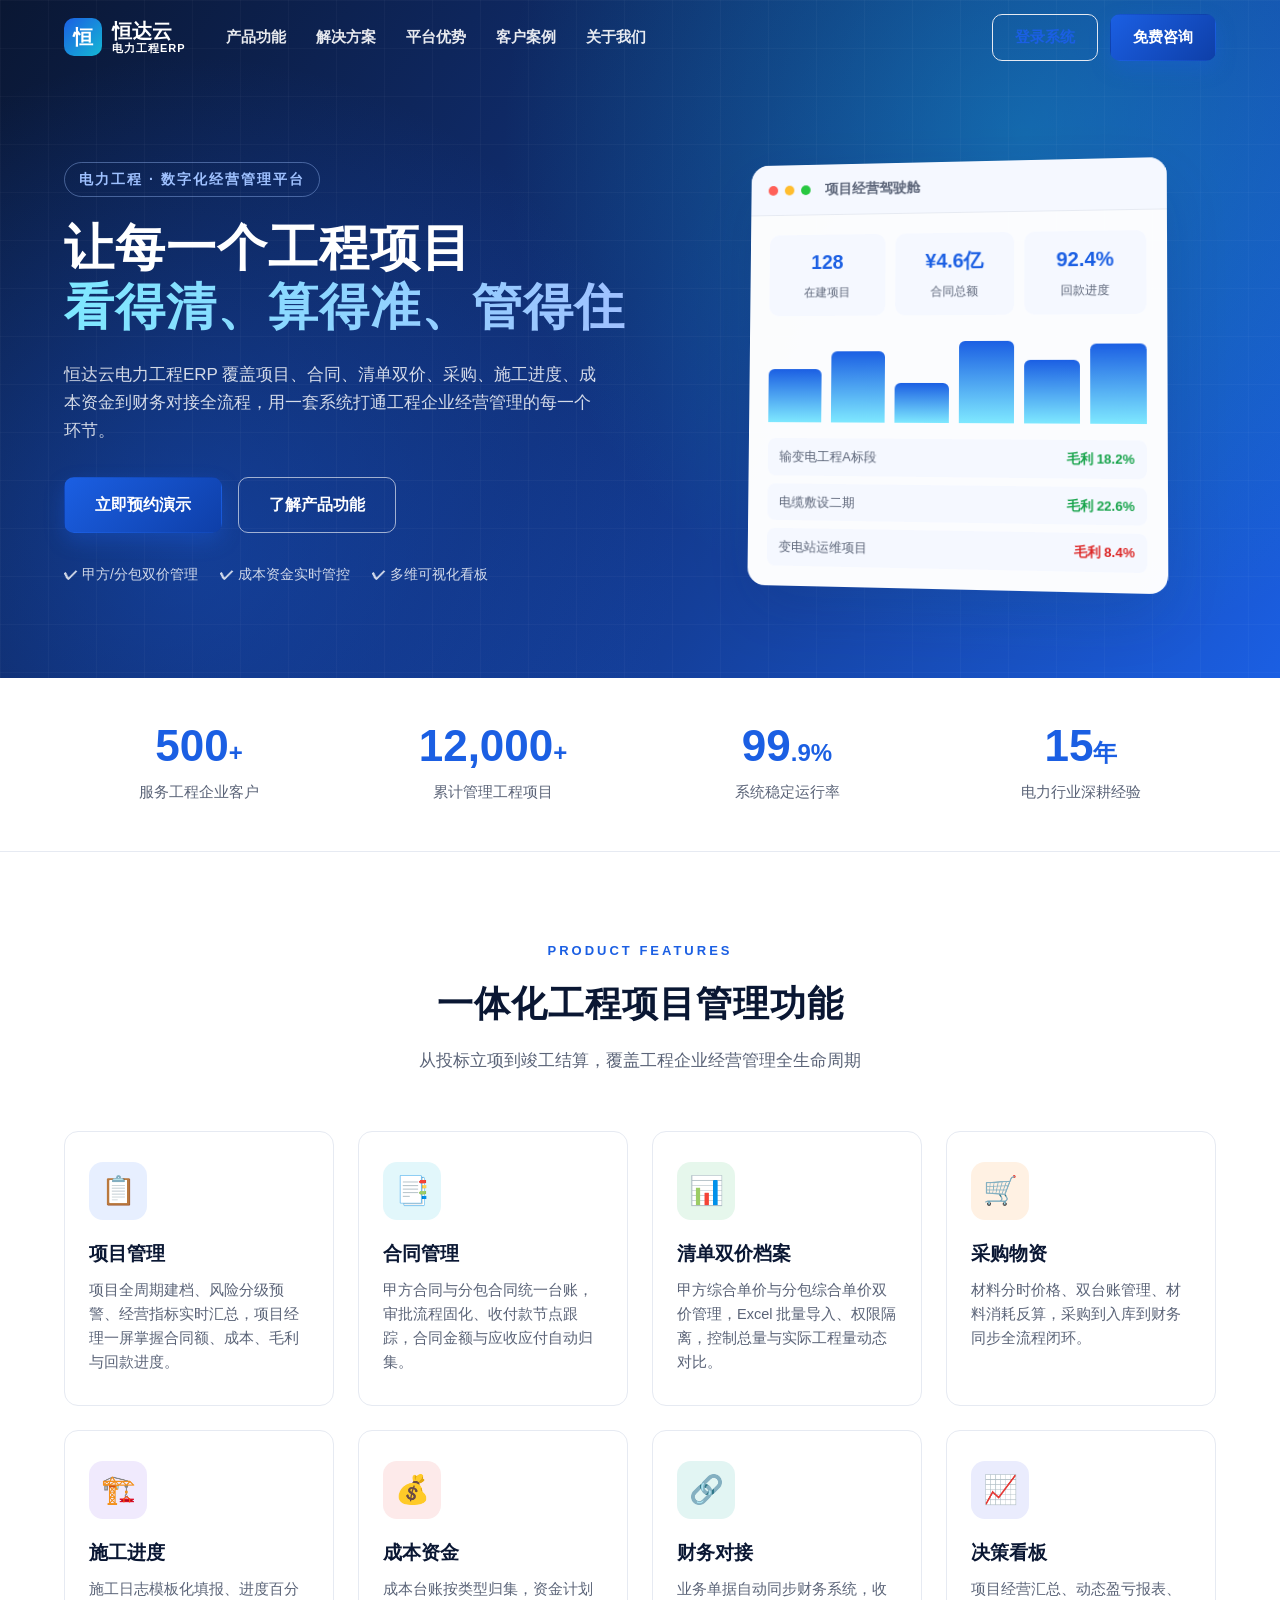
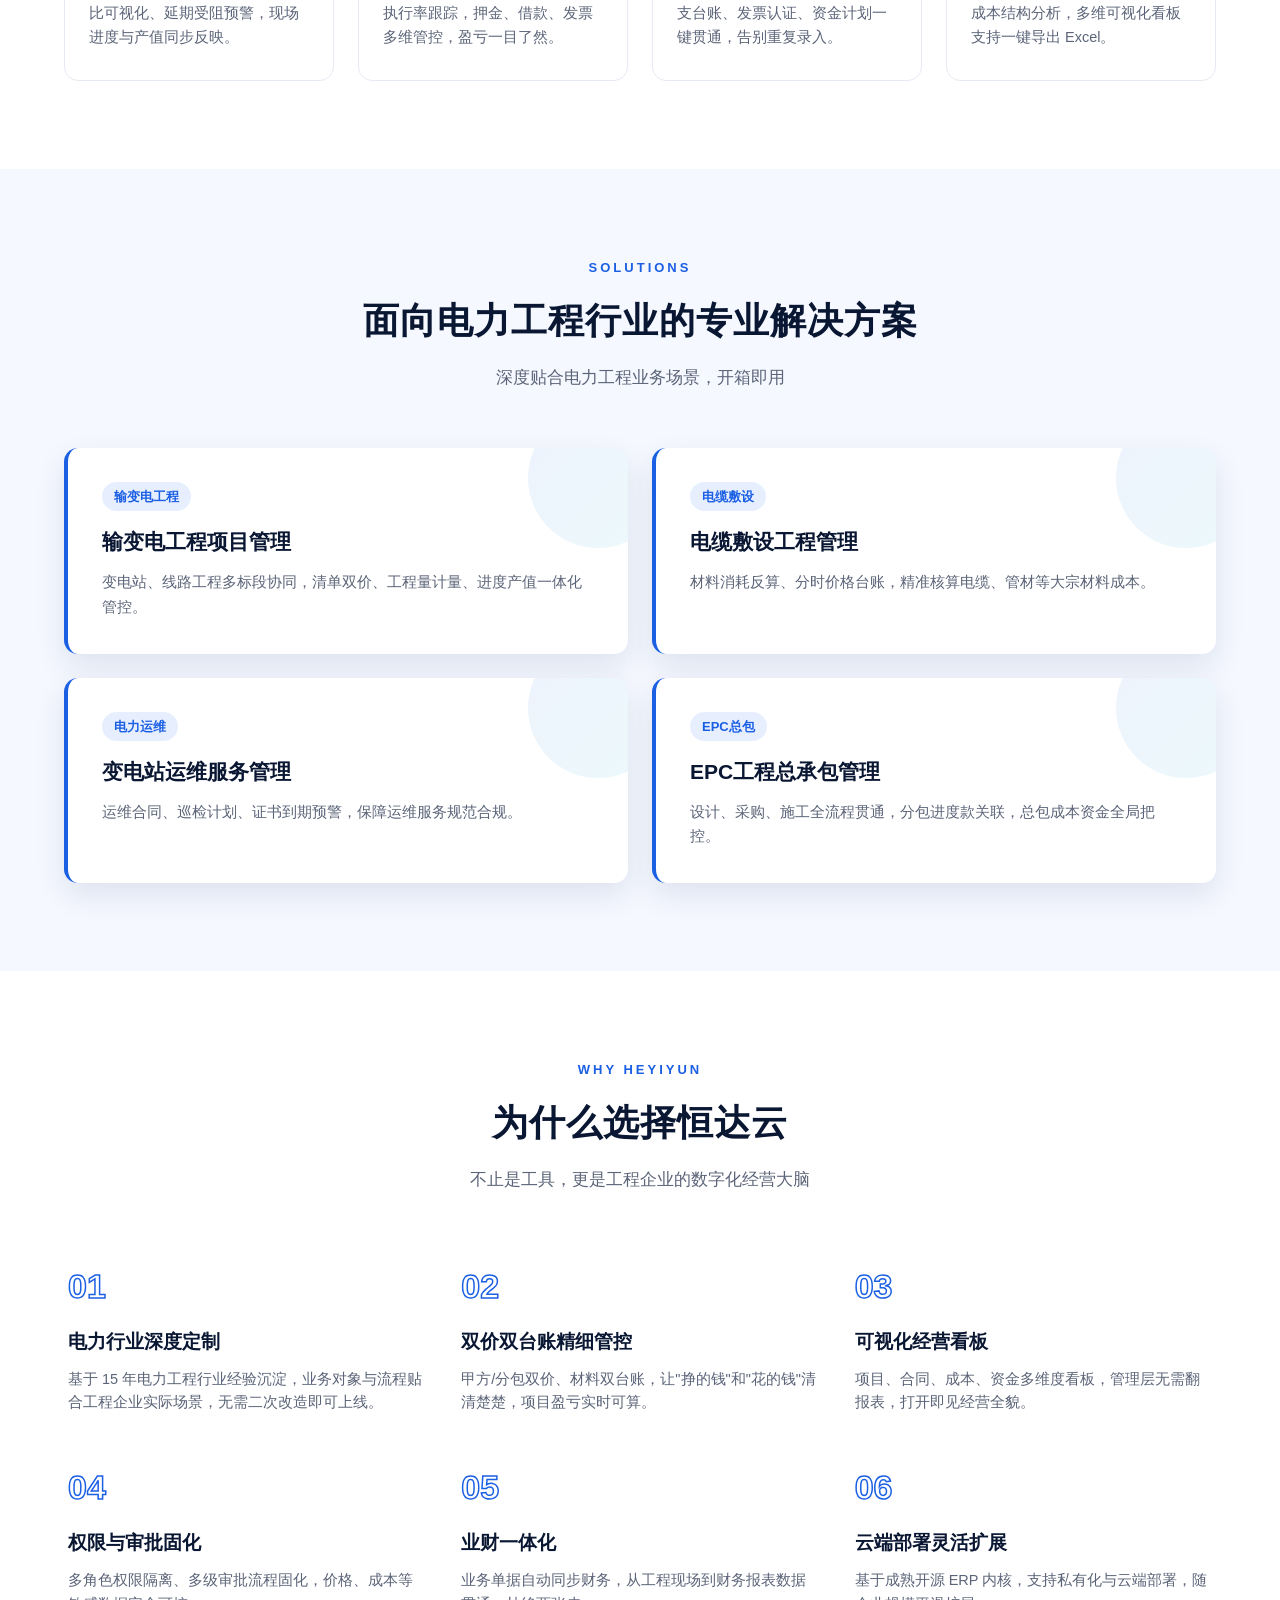
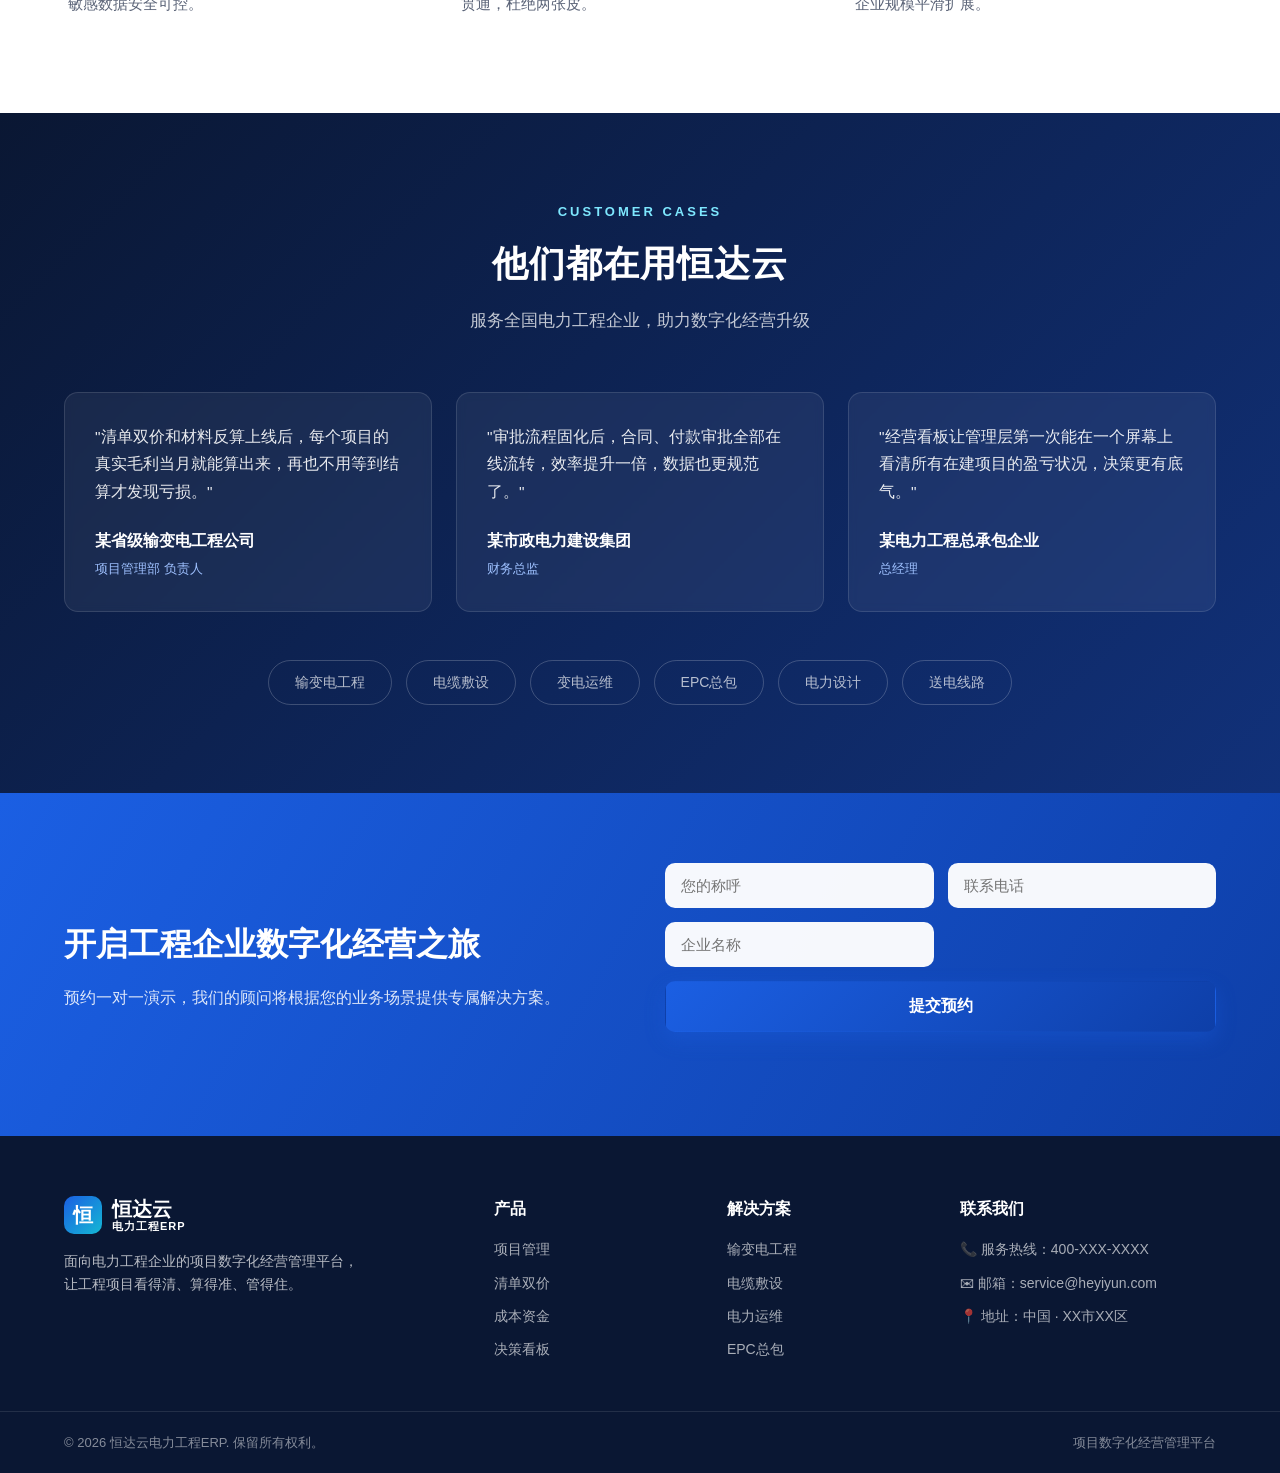
<file: index.html>
<!DOCTYPE html>
<html lang="zh-CN">
<head>
    <meta charset="UTF-8">
    <meta name="viewport" content="width=device-width, initial-scale=1.0">
    <title>恒达云 · 电力工程项目管理软件 | 工程项目数字化经营管理平台</title>
    <meta name="description" content="恒达云电力工程ERP —— 面向电力工程、输变电、电缆敷设、运维企业的项目数字化经营管理平台，覆盖项目、合同、清单双价、采购、施工进度、成本资金与财务一体化管理。">
    <link rel="stylesheet" href="css/style.css">
    <link rel="manifest" href="manifest.webmanifest">
    <meta name="theme-color" content="#1b5fe3">
    <link rel="icon" type="image/png" sizes="32x32" href="icons/favicon-32.png">
    <link rel="icon" type="image/png" sizes="16x16" href="icons/favicon-16.png">
    <link rel="apple-touch-icon" href="icons/apple-touch-icon.png">
    <meta name="apple-mobile-web-app-capable" content="yes">
    <meta name="apple-mobile-web-app-status-bar-style" content="black-translucent">
    <meta name="apple-mobile-web-app-title" content="恒达云">
    <script>if('serviceWorker' in navigator){window.addEventListener('load',function(){navigator.serviceWorker.register('sw.js').catch(function(){});});}</script>
</head>
<body>

    <!-- ===== 顶部导航 ===== -->
    <header class="site-header" id="siteHeader">
        <div class="container nav-wrap">
            <a href="#top" class="brand">
                <span class="brand-logo">恒</span>
                <span class="brand-text">恒达云 <small>电力工程ERP</small></span>
            </a>
            <nav class="main-nav" id="mainNav">
                <a href="#products">产品功能</a>
                <a href="#solutions">解决方案</a>
                <a href="#advantage">平台优势</a>
                <a href="#cases">客户案例</a>
                <a href="#about">关于我们</a>
            </nav>
            <div class="nav-actions">
                <a href="erp/login.html" class="btn btn-ghost">登录系统</a>
                <a href="#contact" class="btn btn-primary">免费咨询</a>
            </div>
            <button class="nav-toggle" id="navToggle" aria-label="菜单">☰</button>
        </div>
    </header>

    <!-- ===== 首屏 Banner ===== -->
    <section class="hero" id="top">
        <div class="hero-bg"></div>
        <div class="container hero-inner">
            <div class="hero-text">
                <p class="hero-eyebrow">电力工程 · 数字化经营管理平台</p>
                <h1 class="hero-title">让每一个工程项目<br><span>看得清、算得准、管得住</span></h1>
                <p class="hero-desc">恒达云电力工程ERP 覆盖项目、合同、清单双价、采购、施工进度、成本资金到财务对接全流程，用一套系统打通工程企业经营管理的每一个环节。</p>
                <div class="hero-btns">
                    <a href="#contact" class="btn btn-primary btn-lg">立即预约演示</a>
                    <a href="#products" class="btn btn-outline btn-lg">了解产品功能</a>
                </div>
                <div class="hero-tags">
                    <span>✔ 甲方/分包双价管理</span>
                    <span>✔ 成本资金实时管控</span>
                    <span>✔ 多维可视化看板</span>
                </div>
            </div>
            <div class="hero-visual">
                <div class="hero-card">
                    <div class="hc-head">
                        <span class="hc-dot"></span><span class="hc-dot"></span><span class="hc-dot"></span>
                        <span class="hc-title">项目经营驾驶舱</span>
                    </div>
                    <div class="hc-body">
                        <div class="hc-stat">
                            <div><b>128</b><i>在建项目</i></div>
                            <div><b>¥4.6亿</b><i>合同总额</i></div>
                            <div><b>92.4%</b><i>回款进度</i></div>
                        </div>
                        <div class="hc-bars">
                            <div class="hc-bar"><span style="height:60%"></span><span style="height:80%"></span><span style="height:45%"></span><span style="height:92%"></span><span style="height:70%"></span><span style="height:88%"></span></div>
                        </div>
                        <div class="hc-rows">
                            <div class="hc-row"><i>输变电工程A标段</i><b class="up">毛利 18.2%</b></div>
                            <div class="hc-row"><i>电缆敷设二期</i><b class="up">毛利 22.6%</b></div>
                            <div class="hc-row"><i>变电站运维项目</i><b class="down">毛利 8.4%</b></div>
                        </div>
                    </div>
                </div>
            </div>
        </div>
    </section>

    <!-- ===== 数据成就 ===== -->
    <section class="stats">
        <div class="container stats-grid">
            <div class="stat-item"><b data-count="500">0</b><span>+</span><p>服务工程企业客户</p></div>
            <div class="stat-item"><b data-count="12000">0</b><span>+</span><p>累计管理工程项目</p></div>
            <div class="stat-item"><b data-count="99">0</b><span>.9%</span><p>系统稳定运行率</p></div>
            <div class="stat-item"><b data-count="15">0</b><span>年</span><p>电力行业深耕经验</p></div>
        </div>
    </section>

    <!-- ===== 产品功能 ===== -->
    <section class="section" id="products">
        <div class="container">
            <div class="section-head">
                <p class="eyebrow">PRODUCT FEATURES</p>
                <h2>一体化工程项目管理功能</h2>
                <p class="lead">从投标立项到竣工结算，覆盖工程企业经营管理全生命周期</p>
            </div>
            <div class="feature-grid">
                <div class="feature-card">
                    <div class="fc-icon ic-blue">📋</div>
                    <h3>项目管理</h3>
                    <p>项目全周期建档、风险分级预警、经营指标实时汇总，项目经理一屏掌握合同额、成本、毛利与回款进度。</p>
                </div>
                <div class="feature-card">
                    <div class="fc-icon ic-cyan">📑</div>
                    <h3>合同管理</h3>
                    <p>甲方合同与分包合同统一台账，审批流程固化、收付款节点跟踪，合同金额与应收应付自动归集。</p>
                </div>
                <div class="feature-card">
                    <div class="fc-icon ic-green">📊</div>
                    <h3>清单双价档案</h3>
                    <p>甲方综合单价与分包综合单价双价管理，Excel 批量导入、权限隔离，控制总量与实际工程量动态对比。</p>
                </div>
                <div class="feature-card">
                    <div class="fc-icon ic-orange">🛒</div>
                    <h3>采购物资</h3>
                    <p>材料分时价格、双台账管理、材料消耗反算，采购到入库到财务同步全流程闭环。</p>
                </div>
                <div class="feature-card">
                    <div class="fc-icon ic-purple">🏗️</div>
                    <h3>施工进度</h3>
                    <p>施工日志模板化填报、进度百分比可视化、延期受阻预警，现场进度与产值同步反映。</p>
                </div>
                <div class="feature-card">
                    <div class="fc-icon ic-red">💰</div>
                    <h3>成本资金</h3>
                    <p>成本台账按类型归集，资金计划执行率跟踪，押金、借款、发票多维管控，盈亏一目了然。</p>
                </div>
                <div class="feature-card">
                    <div class="fc-icon ic-teal">🔗</div>
                    <h3>财务对接</h3>
                    <p>业务单据自动同步财务系统，收支台账、发票认证、资金计划一键贯通，告别重复录入。</p>
                </div>
                <div class="feature-card">
                    <div class="fc-icon ic-indigo">📈</div>
                    <h3>决策看板</h3>
                    <p>项目经营汇总、动态盈亏报表、成本结构分析，多维可视化看板支持一键导出 Excel。</p>
                </div>
            </div>
        </div>
    </section>

    <!-- ===== 解决方案 ===== -->
    <section class="section section-alt" id="solutions">
        <div class="container">
            <div class="section-head">
                <p class="eyebrow">SOLUTIONS</p>
                <h2>面向电力工程行业的专业解决方案</h2>
                <p class="lead">深度贴合电力工程业务场景，开箱即用</p>
            </div>
            <div class="solution-grid">
                <div class="solution-card">
                    <div class="sc-tag">输变电工程</div>
                    <h3>输变电工程项目管理</h3>
                    <p>变电站、线路工程多标段协同，清单双价、工程量计量、进度产值一体化管控。</p>
                </div>
                <div class="solution-card">
                    <div class="sc-tag">电缆敷设</div>
                    <h3>电缆敷设工程管理</h3>
                    <p>材料消耗反算、分时价格台账，精准核算电缆、管材等大宗材料成本。</p>
                </div>
                <div class="solution-card">
                    <div class="sc-tag">电力运维</div>
                    <h3>变电站运维服务管理</h3>
                    <p>运维合同、巡检计划、证书到期预警，保障运维服务规范合规。</p>
                </div>
                <div class="solution-card">
                    <div class="sc-tag">EPC总包</div>
                    <h3>EPC工程总承包管理</h3>
                    <p>设计、采购、施工全流程贯通，分包进度款关联，总包成本资金全局把控。</p>
                </div>
            </div>
        </div>
    </section>

    <!-- ===== 平台优势 ===== -->
    <section class="section" id="advantage">
        <div class="container">
            <div class="section-head">
                <p class="eyebrow">WHY HEYIYUN</p>
                <h2>为什么选择恒达云</h2>
                <p class="lead">不止是工具，更是工程企业的数字化经营大脑</p>
            </div>
            <div class="advantage-grid">
                <div class="adv-item">
                    <div class="adv-num">01</div>
                    <h3>电力行业深度定制</h3>
                    <p>基于 15 年电力工程行业经验沉淀，业务对象与流程贴合工程企业实际场景，无需二次改造即可上线。</p>
                </div>
                <div class="adv-item">
                    <div class="adv-num">02</div>
                    <h3>双价双台账精细管控</h3>
                    <p>甲方/分包双价、材料双台账，让"挣的钱"和"花的钱"清清楚楚，项目盈亏实时可算。</p>
                </div>
                <div class="adv-item">
                    <div class="adv-num">03</div>
                    <h3>可视化经营看板</h3>
                    <p>项目、合同、成本、资金多维度看板，管理层无需翻报表，打开即见经营全貌。</p>
                </div>
                <div class="adv-item">
                    <div class="adv-num">04</div>
                    <h3>权限与审批固化</h3>
                    <p>多角色权限隔离、多级审批流程固化，价格、成本等敏感数据安全可控。</p>
                </div>
                <div class="adv-item">
                    <div class="adv-num">05</div>
                    <h3>业财一体化</h3>
                    <p>业务单据自动同步财务，从工程现场到财务报表数据贯通，杜绝两张皮。</p>
                </div>
                <div class="adv-item">
                    <div class="adv-num">06</div>
                    <h3>云端部署灵活扩展</h3>
                    <p>基于成熟开源 ERP 内核，支持私有化与云端部署，随企业规模平滑扩展。</p>
                </div>
            </div>
        </div>
    </section>

    <!-- ===== 客户案例 ===== -->
    <section class="section section-dark" id="cases">
        <div class="container">
            <div class="section-head light">
                <p class="eyebrow">CUSTOMER CASES</p>
                <h2>他们都在用恒达云</h2>
                <p class="lead">服务全国电力工程企业，助力数字化经营升级</p>
            </div>
            <div class="case-grid">
                <div class="case-card">
                    <p class="case-quote">"清单双价和材料反算上线后，每个项目的真实毛利当月就能算出来，再也不用等到结算才发现亏损。"</p>
                    <div class="case-author"><b>某省级输变电工程公司</b><span>项目管理部 负责人</span></div>
                </div>
                <div class="case-card">
                    <p class="case-quote">"审批流程固化后，合同、付款审批全部在线流转，效率提升一倍，数据也更规范了。"</p>
                    <div class="case-author"><b>某市政电力建设集团</b><span>财务总监</span></div>
                </div>
                <div class="case-card">
                    <p class="case-quote">"经营看板让管理层第一次能在一个屏幕上看清所有在建项目的盈亏状况，决策更有底气。"</p>
                    <div class="case-author"><b>某电力工程总承包企业</b><span>总经理</span></div>
                </div>
            </div>
            <div class="logo-wall">
                <span>输变电工程</span><span>电缆敷设</span><span>变电运维</span><span>EPC总包</span><span>电力设计</span><span>送电线路</span>
            </div>
        </div>
    </section>

    <!-- ===== 行动召唤 / 联系 ===== -->
    <section class="cta" id="contact">
        <div class="container cta-inner">
            <div class="cta-text">
                <h2>开启工程企业数字化经营之旅</h2>
                <p>预约一对一演示，我们的顾问将根据您的业务场景提供专属解决方案。</p>
            </div>
            <form class="cta-form" onsubmit="return handleContact(event)">
                <input type="text" name="name" placeholder="您的称呼" required>
                <input type="tel" name="phone" placeholder="联系电话" required>
                <input type="text" name="company" placeholder="企业名称">
                <button type="submit" class="btn btn-primary btn-lg">提交预约</button>
                <p class="form-tip" id="formTip"></p>
            </form>
        </div>
    </section>

    <!-- ===== 页脚 ===== -->
    <footer class="site-footer" id="about">
        <div class="container footer-grid">
            <div class="footer-brand">
                <a href="#top" class="brand">
                    <span class="brand-logo">恒</span>
                    <span class="brand-text">恒达云 <small>电力工程ERP</small></span>
                </a>
                <p>面向电力工程企业的项目数字化经营管理平台，让工程项目看得清、算得准、管得住。</p>
            </div>
            <div class="footer-col">
                <h4>产品</h4>
                <a href="#products">项目管理</a>
                <a href="#products">清单双价</a>
                <a href="#products">成本资金</a>
                <a href="#products">决策看板</a>
            </div>
            <div class="footer-col">
                <h4>解决方案</h4>
                <a href="#solutions">输变电工程</a>
                <a href="#solutions">电缆敷设</a>
                <a href="#solutions">电力运维</a>
                <a href="#solutions">EPC总包</a>
            </div>
            <div class="footer-col">
                <h4>联系我们</h4>
                <p>📞 服务热线：400-XXX-XXXX</p>
                <p>✉ 邮箱：service@heyiyun.com</p>
                <p>📍 地址：中国 · XX市XX区</p>
            </div>
        </div>
        <div class="footer-bottom">
            <div class="container">
                <span>© 2026 恒达云电力工程ERP. 保留所有权利。</span>
                <span>项目数字化经营管理平台</span>
            </div>
        </div>
    </footer>

    <script src="js/main.js"></script>
</body>
</html>
</file>
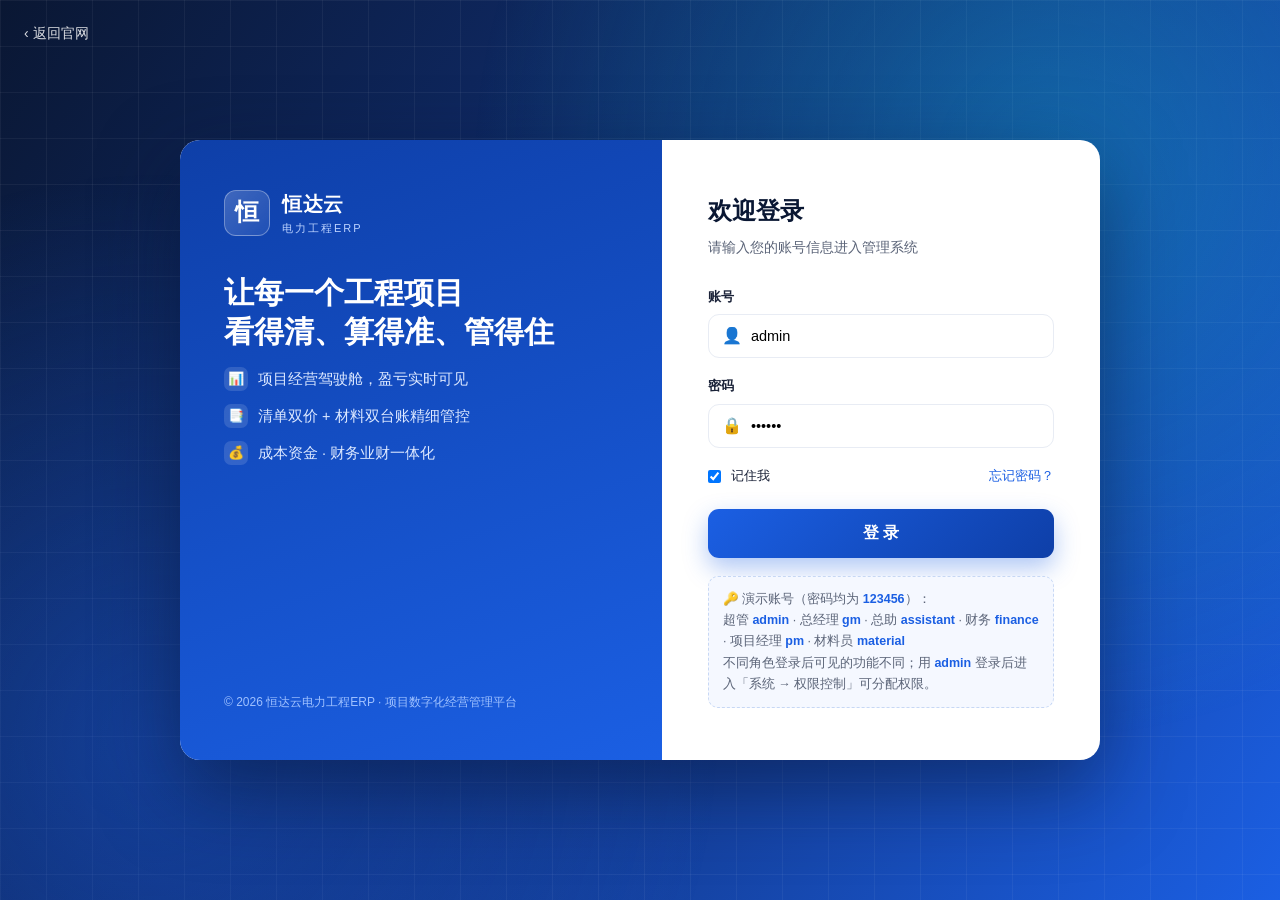
<file: erp/index.html>
﻿<!DOCTYPE html>
<html lang="zh-CN">
<head>
<meta charset="UTF-8">
<meta name="viewport" content="width=device-width, initial-scale=1.0, viewport-fit=cover">
<title>恒达云电力工程ERP · 项目经营管理平台</title>
<link rel="stylesheet" href="css/erp.css">
<link rel="manifest" href="../manifest.webmanifest">
<meta name="theme-color" content="#1b5fe3">
<link rel="icon" type="image/png" sizes="32x32" href="../icons/favicon-32.png">
<link rel="apple-touch-icon" href="../icons/apple-touch-icon.png">
<meta name="apple-mobile-web-app-capable" content="yes">
<meta name="apple-mobile-web-app-status-bar-style" content="black-translucent">
<meta name="apple-mobile-web-app-title" content="恒达云">
<script>if('serviceWorker' in navigator){window.addEventListener('load',function(){navigator.serviceWorker.register('../sw.js').catch(function(){});});}</script>
</head>
<body>
<div class="app">
    <!-- 一级模块图标轨 -->
    <aside class="modrail" id="modRail"></aside>

    <!-- 二级模块菜单（分组手风琴） -->
    <aside class="sidebar" id="sidebar">
        <div class="sb-brand">
            <div class="sb-logo">恒</div>
            <div><b id="modName">经营管理</b><small>电力工程ERP</small></div>
        </div>
        <nav class="sb-nav" id="sbNav"></nav>
        <div class="sb-foot">v2.0 · 项目数字化经营平台</div>
    </aside>

    <!-- 主区域 -->
    <div class="main">
        <header class="topbar">
            <button class="tb-toggle" id="tbToggle">☰</button>
            <div class="crumb"><b id="crumbTitle">经营看板</b><span id="crumbSub">数据总览</span></div>
            <div class="tb-search"><span class="ic">🔍</span><input id="globalSearch" placeholder="搜索菜单功能…"></div>
            <div class="tb-actions">
                <button class="tb-icon" id="bellBtn" title="证书到期预警">🔔<span class="dot" id="bellDot" style="display:none"></span></button>
                <button class="tb-icon" id="resetBtn" title="重置演示数据">↺</button>
                <button class="tb-icon" id="logoutBtn" title="退出登录">⏻</button>
                <div class="tb-user">
                    <div class="tb-avatar" id="userAvatar">管</div>
                    <div><div class="nm" id="userName">管理员</div><div class="rl" id="userRole">系统管理员</div></div>
                </div>
            </div>
        </header>
        <main class="page" id="page"></main>
    </div>

    <!-- 全局功能搜索下拉 -->
    <div id="searchPanel" class="search-panel"></div>

    <!-- 移动端：抽屉遮罩 + 底部Tab导航 -->
    <div class="nav-mask" id="navMask"></div>
    <nav class="tabbar" id="tabbar"></nav>
</div>
<script type="module" src="js/app.js?v=att2"></script>
</body>
</html>
</file>
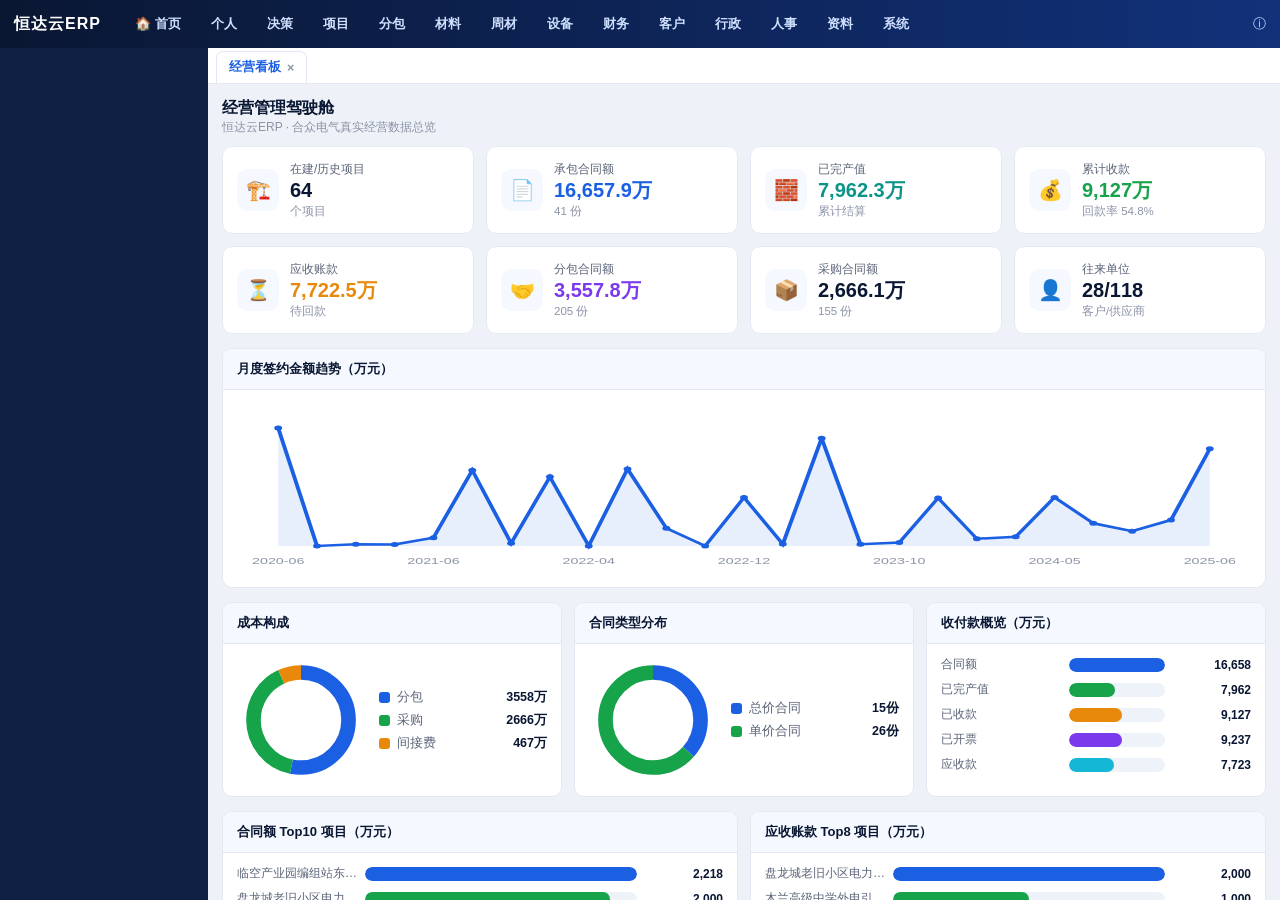
<file: erp2/index.html>
<!DOCTYPE html>
<html lang="zh-CN">
<head>
<meta charset="UTF-8">
<meta name="viewport" content="width=device-width,initial-scale=1.0">
<title>恒达云ERP（元数据引擎版 · 严格对照老系统）</title>
<style>
:root{--blue:#1b5fe3;--navy:#0a1733;--ink:#1a2238;--gray:#5b6478;--gray-l:#8b93a7;--line:#e3e8f2;--soft:#f5f8ff;--green:#16a34a;--red:#dc2626;--orange:#e8890c;--top:48px;--left:208px}
*{margin:0;padding:0;box-sizing:border-box}
html,body{height:100%}
body{font-family:-apple-system,"Microsoft YaHei",sans-serif;font-size:13px;color:var(--ink);background:#eef2f8;overflow:hidden}
/* 顶栏 */
#top{height:var(--top);background:linear-gradient(90deg,#0a1733,#11317a);color:#fff;display:flex;align-items:center;padding:0 14px;position:fixed;inset:0 0 auto 0;z-index:30}
#logo{font-weight:800;font-size:16px;margin-right:20px;letter-spacing:1px}
#topnav{display:flex;gap:2px;overflow-x:auto;flex:1}
#topnav .m{padding:8px 14px;border-radius:7px;cursor:pointer;white-space:nowrap;color:#cfe0ff;font-weight:600}
#topnav .m.on,#topnav .m:hover{background:rgba(255,255,255,.15);color:#fff}
#quit{margin-left:12px;cursor:pointer;color:#cfe0ff}#quit:hover{color:#fff}
/* 左树 */
#left{position:fixed;top:var(--top);left:0;bottom:0;width:var(--left);background:#0f1f44;color:#c7d4ee;overflow-y:auto;z-index:20}
.grp>.gh{padding:10px 14px;font-weight:700;color:#9fb3dd;cursor:pointer;display:flex;justify-content:space-between}
.grp>.gh:hover{background:rgba(255,255,255,.05)}
.leaf{padding:7px 14px 7px 26px;cursor:pointer;color:#b9c7e6;font-size:12.5px}
.leaf:hover{background:rgba(255,255,255,.08);color:#fff}
.leaf.on{background:var(--blue);color:#fff}
/* 右区 + 标签 */
#right{position:fixed;top:var(--top);left:var(--left);right:0;bottom:0;display:flex;flex-direction:column}
#tabs{height:36px;background:#fff;border-bottom:1px solid var(--line);display:flex;align-items:flex-end;gap:2px;padding:0 8px;overflow-x:auto}
.tab{padding:7px 12px;border:1px solid var(--line);border-bottom:none;border-radius:7px 7px 0 0;background:var(--soft);cursor:pointer;white-space:nowrap;color:var(--gray);font-size:12.5px;display:flex;gap:6px;align-items:center}
.tab.on{background:#fff;color:var(--blue);font-weight:600}
.tab .x{color:var(--gray-l)}.tab .x:hover{color:var(--red)}
#page{flex:1;overflow:auto;padding:14px}
/* 列表 */
.pghead{display:flex;align-items:center;justify-content:space-between;margin-bottom:10px}
.pghead h2{font-size:16px;color:var(--navy)}.pghead .sub{font-size:12px;color:var(--gray-l)}
.bar{display:flex;gap:8px;margin-bottom:10px;flex-wrap:wrap}
.btn{padding:6px 13px;border-radius:7px;font-weight:600;cursor:pointer;border:1.5px solid transparent;font-size:12.5px}
.btn-p{background:var(--blue);color:#fff}.btn-l{background:#fff;border-color:var(--line);color:var(--ink)}
.inp{padding:6px 10px;border:1.5px solid var(--line);border-radius:7px;outline:none}
.card{background:#fff;border:1px solid var(--line);border-radius:10px;overflow:hidden}
table{width:100%;border-collapse:collapse;font-size:12.5px}
th{background:var(--soft);color:var(--navy);font-weight:700;text-align:left;padding:9px 10px;white-space:nowrap;border-bottom:1px solid var(--line);position:sticky;top:0}
td{padding:8px 10px;border-bottom:1px solid #eef2f9;white-space:nowrap;max-width:320px;overflow:hidden;text-overflow:ellipsis}
tbody tr:hover{background:var(--soft);cursor:pointer}
.num{text-align:right;font-variant-numeric:tabular-nums}
.empty{padding:40px;text-align:center;color:var(--gray-l)}
/* 弹窗 */
.mask{position:fixed;inset:0;background:rgba(10,23,51,.5);display:none;align-items:flex-start;justify-content:center;z-index:60;overflow:auto;padding:24px}
.mask.show{display:flex}
.modal{background:#fff;border-radius:12px;width:100%;max-width:860px;margin:auto}
.mh{display:flex;justify-content:space-between;align-items:center;padding:14px 18px;border-bottom:1px solid var(--line);position:sticky;top:0;background:#fff;border-radius:12px 12px 0 0}
.mh b{font-size:15px;color:var(--navy)}.mh .x{cursor:pointer;font-size:20px;color:var(--gray-l)}
.mb{padding:16px 18px}
.fgrid{display:grid;grid-template-columns:1fr 1fr;gap:11px 16px}
.fld{display:flex;flex-direction:column;gap:3px}.fld.full{grid-column:1/-1}
.fld label{font-size:12px;color:var(--gray);font-weight:600}
.fld .v{padding:7px 10px;border:1px solid var(--line);border-radius:7px;background:#f8fafd;min-height:32px}
.sec{grid-column:1/-1;font-size:12px;font-weight:700;color:var(--blue);border-left:3px solid var(--blue);padding-left:8px;margin:6px 0 0}
/* 看板 */
.kgrid{display:grid;grid-template-columns:repeat(4,1fr);gap:12px;margin-bottom:14px}
.kpi{background:#fff;border:1px solid var(--line);border-radius:10px;padding:14px;display:flex;gap:11px;align-items:center}
.kpi .ki{width:42px;height:42px;border-radius:11px;background:var(--soft);display:grid;place-items:center;font-size:20px;flex-shrink:0}
.kpi .kl{font-size:12px;color:var(--gray)}
.kpi .kv{font-size:20px;font-weight:800;line-height:1.2}
.kpi .ks{font-size:11.5px;color:var(--gray-l);margin-top:2px}
.hgrid{display:grid;grid-template-columns:1.3fr 1fr;gap:12px}
.ch{padding:11px 14px;font-weight:700;color:var(--navy);border-bottom:1px solid var(--line);background:var(--soft)}
.tag{display:inline-block;padding:2px 8px;border-radius:5px;background:#e7efff;color:var(--blue);font-size:11.5px;font-weight:600}
@media(max-width:980px){.kgrid{grid-template-columns:repeat(2,1fr)}.hgrid{grid-template-columns:1fr}}

.chart-wide{margin-bottom:14px}.cbody{padding:12px 14px}
.dash3{display:grid;grid-template-columns:repeat(3,1fr);gap:12px;margin-bottom:14px}
.dash2{display:grid;grid-template-columns:1fr 1fr;gap:12px;margin-bottom:14px}
.donut-wrap{display:flex;align-items:center;gap:14px}.donut{width:128px;height:128px;flex-shrink:0}
.lgd{display:flex;flex-direction:column;gap:6px;font-size:12.5px;flex:1}
.lgd>div{display:flex;align-items:center;gap:7px;color:var(--gray)}
.lgd span{width:11px;height:11px;border-radius:3px;display:inline-block;flex-shrink:0}
.lgd b{margin-left:auto;color:var(--navy)}
.area{width:100%;height:170px}
.hbars{display:flex;flex-direction:column;gap:8px}
.hb{display:flex;align-items:center;gap:8px}
.hbl{width:120px;font-size:12px;color:var(--gray);white-space:nowrap;overflow:hidden;text-overflow:ellipsis;flex-shrink:0}
.hbt{flex:1;height:14px;background:#eef2f9;border-radius:7px;overflow:hidden}.hbt i{display:block;height:100%;border-radius:7px}
.hbv{width:78px;text-align:right;font-size:12px;font-weight:700;color:var(--navy);flex-shrink:0}
@media(max-width:980px){.dash3,.dash2{grid-template-columns:1fr}}
</style>
</head>
<body>
<div id="top"><div id="logo">恒达云ERP</div><div id="topnav"></div><div id="quit" title="说明">ⓘ</div></div>
<div id="left"></div>
<div id="right"><div id="tabs"></div><div id="page"></div></div>
<div class="mask" id="mask"><div class="modal" id="modal"></div></div>
<script type="module" src="./app.js?v=4"></script>
</body>
</html>
</file>
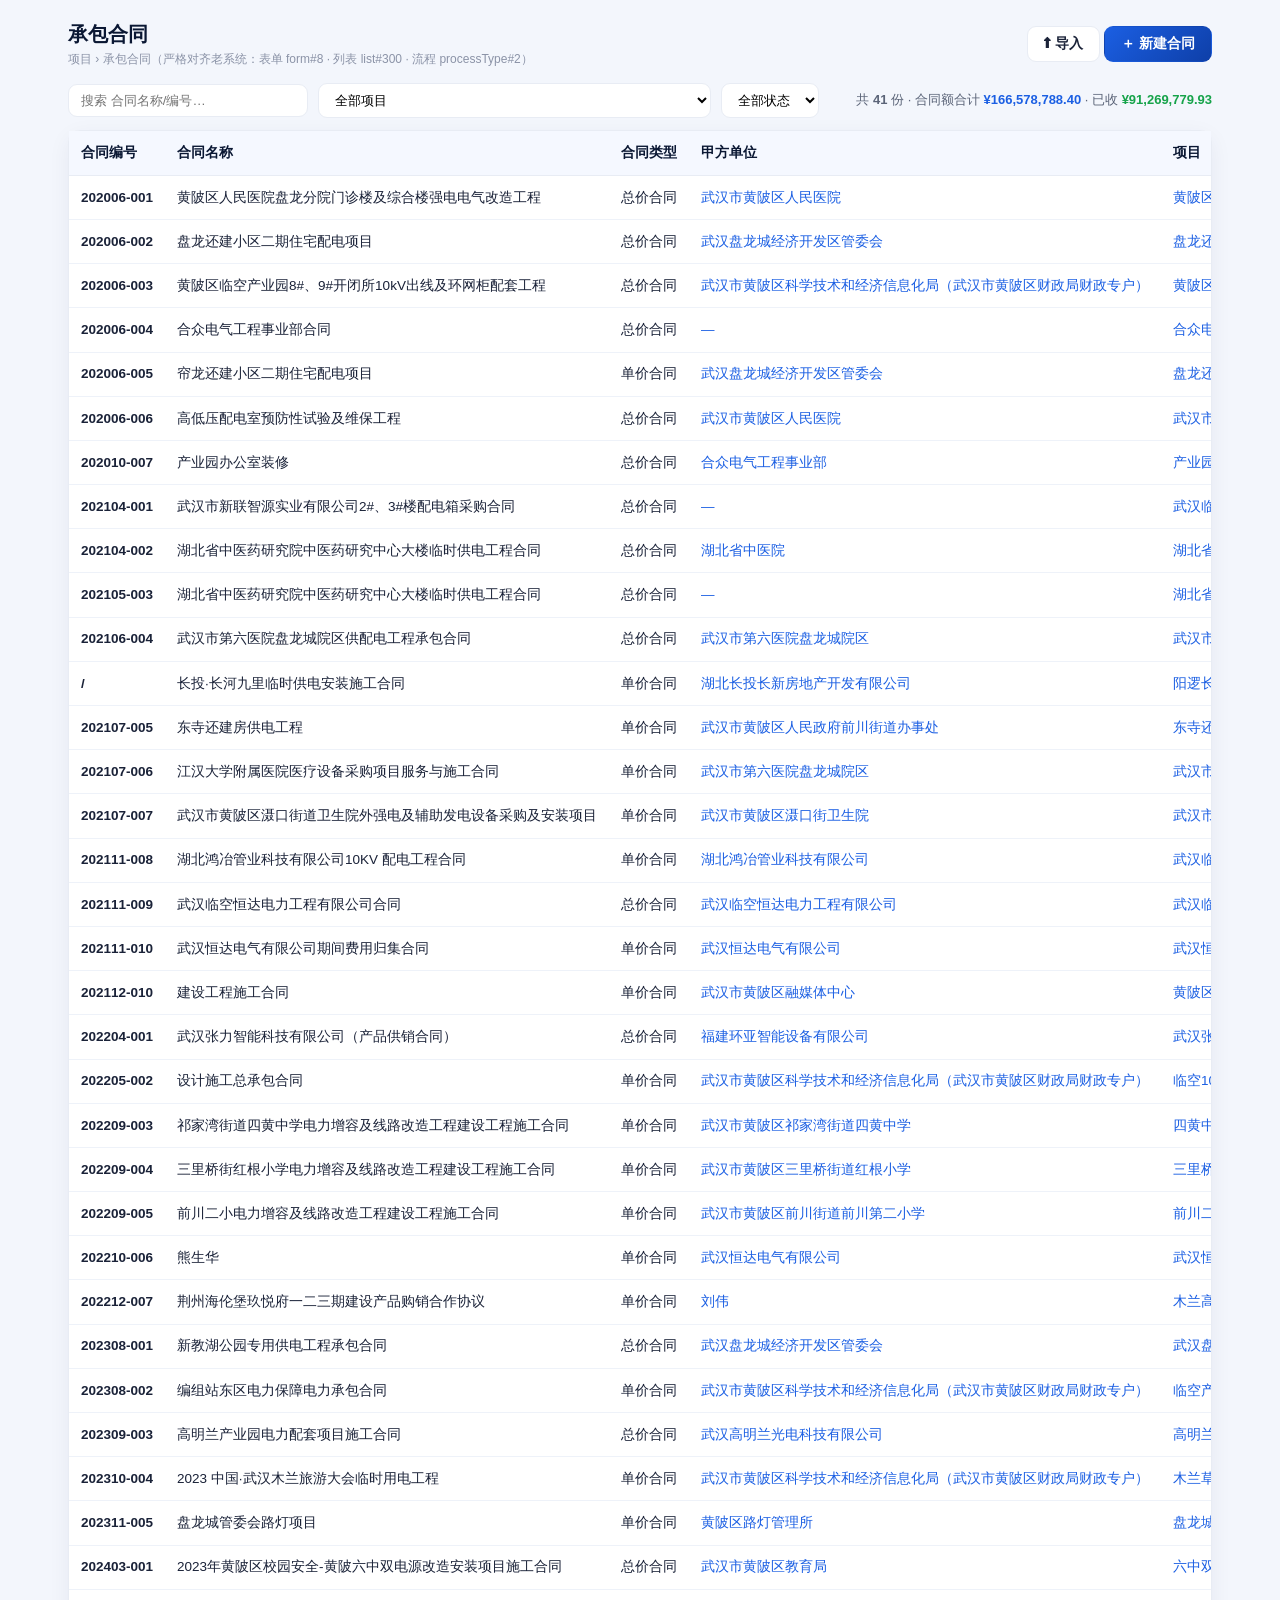
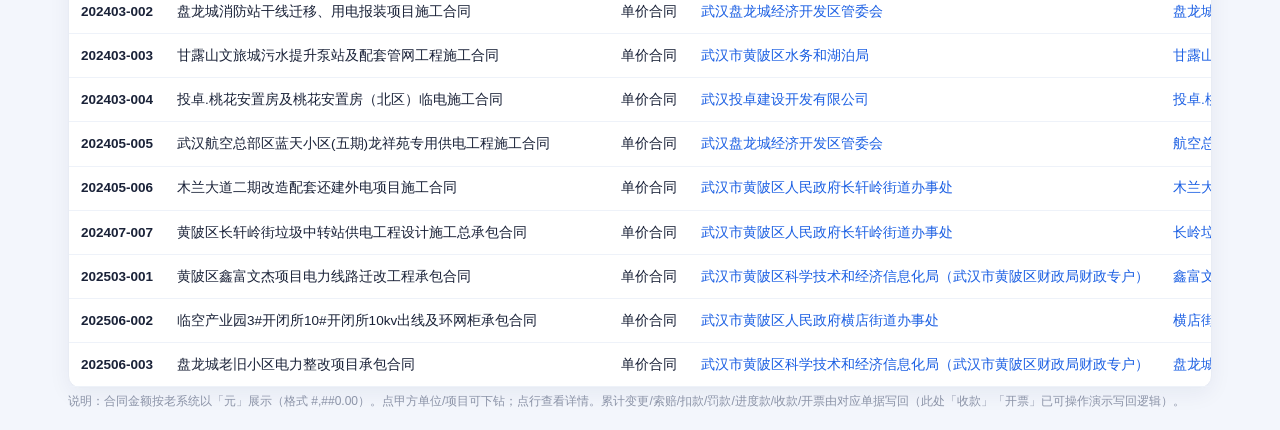
<file: erp/contract.html>
<!DOCTYPE html>
<html lang="zh-CN">
<head>
<meta charset="UTF-8">
<meta name="viewport" content="width=device-width, initial-scale=1.0">
<title>承包合同 · 恒达云ERP（严格对齐老系统 form#8 / list#300）</title>
<style>
:root{--blue:#1b5fe3;--blue-d:#0e3fa8;--navy:#0a1733;--ink:#1a2238;--gray:#5b6478;--gray-l:#8b93a7;--line:#e8ecf4;--soft:#f5f8ff;--green:#16a34a;--red:#dc2626;--orange:#e8890c}
*{margin:0;padding:0;box-sizing:border-box}
body{font-family:-apple-system,"Microsoft YaHei",sans-serif;color:var(--ink);background:#f3f6fc;font-size:14px;line-height:1.6}
.wrap{max-width:1180px;margin:0 auto;padding:18px}
.head{display:flex;align-items:center;justify-content:space-between;margin-bottom:14px}
.head h1{font-size:20px;color:var(--navy)}.head .sub{font-size:12px;color:var(--gray-l)}
.btn{display:inline-flex;align-items:center;gap:6px;padding:8px 16px;border-radius:9px;font-size:14px;font-weight:600;border:1.5px solid transparent;cursor:pointer;background:none}
.btn-primary{background:linear-gradient(135deg,var(--blue),var(--blue-d));color:#fff}
.btn-light{background:#fff;border-color:var(--line);color:var(--ink)}
.btn-sm{padding:4px 10px;font-size:13px;border-radius:7px}
.toolbar{display:flex;gap:10px;align-items:center;margin-bottom:12px;flex-wrap:wrap}
.inp{padding:8px 12px;border:1.5px solid var(--line);border-radius:9px;outline:none;background:#fff}
.inp:focus{border-color:var(--blue)}
.card{background:#fff;border:1px solid var(--line);border-radius:12px;box-shadow:0 6px 22px rgba(16,40,90,.06)}
table{width:100%;border-collapse:collapse;font-size:13.5px}
th{background:var(--soft);color:var(--navy);font-weight:700;text-align:left;padding:11px 12px;white-space:nowrap;border-bottom:1px solid var(--line)}
td{padding:10px 12px;border-bottom:1px solid #eef2f9;white-space:nowrap}
tbody tr:hover{background:var(--soft);cursor:pointer}
.num{font-variant-numeric:tabular-nums;text-align:right}
.badge{display:inline-block;padding:2px 9px;border-radius:20px;font-size:12px;font-weight:600}
.bg-blue{background:#e7efff;color:var(--blue)}.bg-green{background:#e7f7ec;color:var(--green)}.bg-gray{background:#eef1f6;color:var(--gray)}.bg-orange{background:#fff3e3;color:var(--orange)}
.lnk{color:var(--blue);cursor:pointer}.lnk:hover{text-decoration:underline}
/* 弹窗 */
.mask{position:fixed;inset:0;background:rgba(10,23,51,.5);display:none;align-items:flex-start;justify-content:center;z-index:50;overflow:auto;padding:24px}
.mask.show{display:flex}
.modal{background:#fff;border-radius:14px;width:100%;max-width:880px;margin:auto}
.modal-h{display:flex;align-items:center;justify-content:space-between;padding:16px 20px;border-bottom:1px solid var(--line);position:sticky;top:0;background:#fff;border-radius:14px 14px 0 0}
.modal-h b{font-size:16px;color:var(--navy)}.modal-h .x{cursor:pointer;font-size:22px;color:var(--gray-l)}
.modal-b{padding:18px 20px}
.modal-f{padding:14px 20px;border-top:1px solid var(--line);display:flex;justify-content:flex-end;gap:10px;position:sticky;bottom:0;background:#fff}
/* 表单网格：严格按 form#8 的 rowIx/colIx 两列 */
.fgrid{display:grid;grid-template-columns:1fr 1fr;gap:12px 18px}
.fld{display:flex;flex-direction:column;gap:4px}.fld.full{grid-column:1/-1}
.fld label{font-size:12.5px;color:var(--gray);font-weight:600}.fld label .req{color:var(--red)}
.fld input,.fld select,.fld textarea{padding:8px 11px;border:1.5px solid var(--line);border-radius:8px;outline:none;font:inherit;width:100%}
.fld input:focus,.fld select:focus,.fld textarea:focus{border-color:var(--blue)}
.fld input[readonly]{background:#f7f9fd;color:var(--gray)}
.sec{grid-column:1/-1;margin:6px 0 2px;font-size:12px;font-weight:700;color:var(--blue);border-left:3px solid var(--blue);padding-left:8px}
.det-tbl td,.det-tbl th{padding:6px 8px;font-size:13px}
.det-tbl input{padding:5px 7px;border:1px solid var(--line);border-radius:6px;width:100%}
.flowbar{display:flex;align-items:center;gap:8px;flex-wrap:wrap;background:var(--soft);border-radius:9px;padding:10px 12px;margin-bottom:14px;font-size:13px}
.fstep{display:flex;align-items:center;gap:6px;color:var(--gray)}
.fstep .d{width:20px;height:20px;border-radius:50%;background:#dde6f5;color:#fff;display:grid;place-items:center;font-size:11px;font-weight:700}
.fstep.done .d{background:var(--green)}.fstep.cur .d{background:var(--blue)}
.tip{font-size:12px;color:var(--gray-l);margin-top:4px}
</style>
</head>
<body>
<div class="wrap">
  <div class="head"><div><h1>承包合同</h1><div class="sub">项目 › 承包合同（严格对齐老系统：表单 form#8 · 列表 list#300 · 流程 processType#2）</div></div>
    <div><button class="btn btn-light" id="impBtn">⬆ 导入</button> <button class="btn btn-primary" id="addBtn">＋ 新建合同</button></div></div>
  <div class="toolbar">
    <input class="inp" id="q" placeholder="搜索 合同名称/编号…" style="width:240px">
    <select class="inp" id="fProj"><option value="">全部项目</option></select>
    <select class="inp" id="fStatus"><option value="">全部状态</option><option>执行中</option><option>已完成</option><option>已作废</option></select>
    <span style="flex:1"></span><span id="summary" style="font-size:13px;color:var(--gray)"></span>
  </div>
  <div class="card"><div style="overflow:auto"><table id="tbl"></table></div></div>
  <p class="tip">说明：合同金额按老系统以「元」展示（格式 #,##0.00）。点甲方单位/项目可下钻；点行查看详情。累计变更/索赔/扣款/罚款/进度款/收款/开票由对应单据写回（此处「收款」「开票」已可操作演示写回逻辑）。</p>
</div>

<div class="mask" id="mask"><div class="modal" id="modal"></div></div>

<script type="module">
import { CONTRACTS, CT_DETAIL } from "./js/contract_real.js";

const KEY="hd_contracts_v1";
let DB = load();
function load(){ try{const r=localStorage.getItem(KEY); if(r) return JSON.parse(r);}catch(e){}
  const d=CONTRACTS.map(c=>({...c, detail:(CT_DETAIL[c.id]||CT_DETAIL[String(c.id)]||[]).map(x=>({...x}))})); localStorage.setItem(KEY,JSON.stringify(d)); return d; }
function save(){ localStorage.setItem(KEY,JSON.stringify(DB)); }

const projects=[...new Set(CONTRACTS.map(c=>c.projectName).filter(Boolean))];
const TYPES=["总价合同","单价合同","成本加酬金","框架协议","其他"];
const PAYTYPE=["按进度付款","按节点付款","按月结算","一次性结算","其他"];
const PAYMEANS=["银行转账","承兑汇票","现金","按合同付款","其他"];
const STATUS=["执行中","已完成","已作废","草稿"];

const $=s=>document.querySelector(s), $$=s=>[...document.querySelectorAll(s)];
const money=v=>(+v||0).toLocaleString("zh-CN",{minimumFractionDigits:2,maximumFractionDigits:2});
const esc=s=>String(s==null?"":s).replace(/[&<>"]/g,c=>({"&":"&amp;","<":"&lt;",">":"&gt;",'"':"&quot;"}[c]));

/* 人民币金额大写（对应老系统 upperMoney 计算字段） */
function upperMoney(n){
  n=+n||0; if(n===0) return "零元整";
  const dg="零壹贰叁肆伍陆柒捌玖", un=["","拾","佰","仟"], gr=["","万","亿","兆"];
  let neg=n<0; n=Math.abs(n);
  let i=Math.floor(n), f=Math.round((n-i)*100);
  let s="";
  if(i===0) s="零";
  let g=0;
  while(i>0){ let sec=i%10000, t="", zero=false, k=0, x=sec;
    let part="";
    for(let p=0;p<4&&x>0;p++){ let d=x%10; x=Math.floor(x/10);
      if(d===0){ if(part&&part[0]!=="零") part="零"+part; }
      else part=dg[d]+un[p]+part; }
    s=(part?part+gr[g]:(s&&s[0]!=="零"?"零":""))+s; i=Math.floor(i/10000); g++; }
  s=s.replace(/零+/g,"零").replace(/零$/,"");
  let r=(neg?"负":"")+s+"元";
  if(f===0) r+="整";
  else { let jiao=Math.floor(f/10), fen=f%10;
    r+=(jiao?dg[jiao]+"角":(fen?"零":""))+(fen?dg[fen]+"分":""); }
  return r;
}

/* 累计派生：待收 = (合计+变更+索赔-扣款-罚款) - 已收；应收 = 已开票 - 已收 */
function calcDerive(c){
  const settle=(+c.sumamt||0)+(+c.visa||0)+(+c.claim||0)-(+c.deduction||0)-(+c.fine||0);
  c.curreceivables=Math.round((settle-(+c.recv||0))*100)/100;
  c.receivables=Math.round(((+c.invoice||0)-(+c.recv||0))*100)/100;
}

const state={q:"",proj:"",status:""};
function rows(){ return DB.filter(c=>{
  if(state.proj && c.projectName!==state.proj) return false;
  if(state.status && c.status!==state.status) return false;
  if(state.q){ const q=state.q; return (c.name||"").includes(q)||(c.code||"").includes(q); }
  return true; }); }

function renderList(){
  const data=rows();
  let h=`<thead><tr><th>合同编号</th><th>合同名称</th><th>合同类型</th><th>甲方单位</th><th>项目</th><th class="num">合同金额(元)</th><th class="num">累计收款</th><th class="num">应收款</th><th>状态</th><th>签订人</th></tr></thead><tbody>`;
  if(!data.length) h+=`<tr><td colspan="10" style="text-align:center;color:var(--gray-l);padding:30px">无数据</td></tr>`;
  data.forEach((c,i)=>{ h+=`<tr data-i="${DB.indexOf(c)}">
    <td><b>${esc(c.code)}</b></td><td>${esc(c.name)}</td><td>${esc(c.contracttype)}</td>
    <td><span class="lnk" data-cust="${esc(c.custName)}">${esc(c.custName||"—")}</span></td>
    <td><span class="lnk" data-proj="${esc(c.projectName)}">${esc(c.projectName||"—")}</span></td>
    <td class="num">${money(c.amount)}</td><td class="num">${money(c.recv)}</td>
    <td class="num" style="color:${(+c.receivables)>0?'var(--orange)':'var(--green)'}">${money(c.receivables)}</td>
    <td><span class="badge ${c.status==='已完成'?'bg-green':c.status==='已作废'?'bg-gray':'bg-blue'}">${esc(c.status)}</span></td>
    <td>${esc(c.userName||"—")}</td></tr>`; });
  h+=`</tbody>`; $("#tbl").innerHTML=h;
  const sum=data.reduce((a,c)=>a+(+c.amount||0),0), rsum=data.reduce((a,c)=>a+(+c.recv||0),0);
  $("#summary").innerHTML=`共 <b>${data.length}</b> 份 · 合同额合计 <b style="color:var(--blue)">¥${money(sum)}</b> · 已收 <b style="color:var(--green)">¥${money(rsum)}</b>`;
  $$("#tbl tbody tr[data-i]").forEach(tr=>tr.onclick=e=>{
    if(e.target.dataset.cust){ alert("下钻：甲方单位详情 → "+e.target.dataset.cust); return; }
    if(e.target.dataset.proj){ alert("下钻：项目流程 → "+e.target.dataset.proj); return; }
    openForm(+tr.dataset.i); });
}

function fld(label,inner,full,req){ return `<div class="fld ${full?'full':''}"><label>${label}${req?' <span class="req">*</span>':''}</label>${inner}</div>`; }
function opts(arr,v){ return arr.map(o=>`<option ${o===v?'selected':''}>${esc(o)}</option>`).join(""); }

function openForm(idx){
  const c = idx>=0 ? JSON.parse(JSON.stringify(DB[idx])) : blank();
  calcDerive(c);
  const isNew=idx<0;
  const sel=(v,arr)=>`<select data-k autocomplete="off">${['',...arr].map(o=>`<option ${o===v?'selected':''}>${o||'请选择'}</option>`).join("")}</select>`;
  const body=`
   ${!isNew?flowbar(c):''}
   <div class="fgrid">
    ${fld("合同名称",`<input data-k="name" value="${esc(c.name)}">`,false,true)}
    ${fld("合同编号(自动)",`<input data-k="code" value="${esc(c.code)}" readonly>`)}
    ${fld("项目",`<select data-k="projectName">${['',...projects].map(o=>`<option ${o===c.projectName?'selected':''}>${o||'请选择'}</option>`).join("")}</select>`,false,true)}
    ${fld("甲方单位",`<input data-k="custName" value="${esc(c.custName)}">`)}
    ${fld("合同类型",`<select data-k="contracttype">${['',...TYPES].map(o=>`<option ${o===c.contracttype?'selected':''}>${o||'请选择'}</option>`).join("")}</select>`,false,true)}
    ${fld("开始日期",`<input type="date" data-k="startdate" value="${esc(c.startdate)}">`)}
    ${fld("结束日期",`<input type="date" data-k="enddate" value="${esc(c.enddate)}">`)}
    ${fld("合同金额(元)",`<input type="number" step="0.01" data-k="amount" id="f_amount" value="${c.amount||0}">`,false,true)}
    ${fld("金额(大写)",`<input data-k="upperamt" id="f_upperamt" value="${esc(upperMoney(c.amount))}" readonly>`)}
    ${fld("结算方式",`<select data-k="paytype">${['',...PAYTYPE].map(o=>`<option ${o===c.paytype?'selected':''}>${o||'请选择'}</option>`).join("")}</select>`)}
    ${fld("付款方式",`<select data-k="paymeans">${['',...PAYMEANS].map(o=>`<option ${o===c.paymeans?'selected':''}>${o||'请选择'}</option>`).join("")}</select>`)}
    ${fld("预收款",`<input type="number" step="0.01" data-k="prepay" value="${c.prepay||0}">`)}
    ${fld("质保金",`<input type="number" step="0.01" data-k="deposit" value="${c.deposit||0}">`)}
    ${fld("签订人",`<input data-k="userName" value="${esc(c.userName)}">`)}
    ${fld("签订日期",`<input type="date" data-k="appdate" value="${esc(c.appdate)}">`,false,true)}
    ${fld("收款条件",`<textarea data-k="payterm" rows="2">${esc(c.payterm)}</textarea>`,true)}
    ${fld("主要条款",`<textarea data-k="content" rows="2">${esc(c.content)}</textarea>`,true)}
    ${fld("备注",`<textarea data-k="remark" rows="2">${esc(c.remark)}</textarea>`,true)}
    <div class="sec">工程量清单（双价明细）</div>
    <div class="full" id="detWrap"></div>
    ${fld("合计",`<input data-k="sumamt" id="f_sumamt" value="${money(c.sumamt)}" readonly>`)}
    ${fld("合计(大写)",`<input id="f_uppersum" value="${esc(upperMoney(c.sumamt))}" readonly>`)}
    <div class="sec">累计台账（由变更/索赔/扣款/罚款/进度款/收款/开票单据写回）</div>
    ${fld("累计变更",`<input value="${money(c.visa)}" readonly>`)}
    ${fld("累计索赔",`<input value="${money(c.claim)}" readonly>`)}
    ${fld("累计扣款",`<input value="${money(c.deduction)}" readonly>`)}
    ${fld("累计罚款",`<input value="${money(c.fine)}" readonly>`)}
    ${fld("累计进度款",`<input value="${money(c.progress)}" readonly>`)}
    ${fld("完工结算款",`<input value="${money(c.compsettlement)}" readonly>`)}
    ${fld("累计收款",`<input id="f_recv" value="${money(c.recv)}" readonly>`)}
    ${fld("待收金额",`<input id="f_cur" value="${money(c.curreceivables)}" readonly>`)}
    ${fld("累计开票",`<input id="f_inv" value="${money(c.invoice)}" readonly>`)}
    ${fld("应收款",`<input id="f_rcv" value="${money(c.receivables)}" readonly>`)}
    ${fld("状态",`<select data-k="status">${opts(STATUS,c.status)}</select>`,false,true)}
    ${fld("质保到期日",`<input type="date" data-k="warrantydate" value="${esc(c.warrantydate)}">`)}
   </div>`;
  const foot = isNew
    ? `<button class="btn btn-light" data-close>取消</button><button class="btn btn-primary" data-save>保存提交</button>`
    : `<button class="btn btn-light" data-close>关闭</button>
       <button class="btn btn-light" data-recv>登记收款</button>
       <button class="btn btn-light" data-inv>登记开票</button>
       <button class="btn btn-primary" data-save>保存</button>`;
  $("#modal").innerHTML=`<div class="modal-h"><b>${isNew?'新建承包合同':'承包合同 · '+esc(c.name)}</b><span class="x" data-close>×</span></div>
     <div class="modal-b">${body}</div><div class="modal-f">${foot}</div>`;
  $("#mask").classList.add("show");
  renderDetail(c);
  // 金额大写联动
  const am=$("#f_amount"); if(am) am.oninput=()=>{ $("#f_upperamt").value=upperMoney(am.value); };
  // 关闭
  $$("#modal [data-close]").forEach(b=>b.onclick=close);
  // 保存
  $("#modal [data-save]").onclick=()=>{
    const g=k=>{const n=$(`#modal [data-k="${k}"]`);return n?n.value:undefined;};
    ["name","code","projectName","custName","contracttype","startdate","enddate","paytype","paymeans","userName","appdate","payterm","content","remark","status","warrantydate"].forEach(k=>{const v=g(k); if(v!==undefined) c[k]=v==='请选择'?'':v;});
    c.amount=+g("amount")||0; c.prepay=+g("prepay")||0; c.deposit=+g("deposit")||0;
    c.upperamt=upperMoney(c.amount);
    c.detail=collectDetail(); c.sumamt=c.detail.reduce((a,d)=>a+(+d.sumprice||0),0);
    calcDerive(c);
    if(isNew){ c.id=Math.max(0,...DB.map(x=>+x.id||0))+1; c.code=autoCode(); DB.unshift(c); }
    else DB[idx]=c;
    save(); close(); renderList();
  };
  const rb=$("#modal [data-recv]"); if(rb) rb.onclick=()=>{ const v=parseFloat(prompt("登记收款金额(元)："));
    if(v>0){ c.recv=(+c.recv||0)+v; calcDerive(c); DB[idx]=c; save();
      $("#f_recv").value=money(c.recv); $("#f_cur").value=money(c.curreceivables); $("#f_rcv").value=money(c.receivables); renderList(); } };
  const ib=$("#modal [data-inv]"); if(ib) ib.onclick=()=>{ const v=parseFloat(prompt("登记开票金额(元)："));
    if(v>0){ c.invoice=(+c.invoice||0)+v; calcDerive(c); DB[idx]=c; save();
      $("#f_inv").value=money(c.invoice); $("#f_rcv").value=money(c.receivables); renderList(); } };
}
function flowbar(c){
  const done=c.status!=='草稿';
  return `<div class="flowbar"><b style="color:var(--navy)">审批流程(承包合同)：</b>
   <div class="fstep done"><span class="d">✓</span>提交 ${esc(c.userName||'')}</div>›
   <div class="fstep done"><span class="d">✓</span>财务经理</div>›
   <div class="fstep ${done?'done':'cur'}"><span class="d">${done?'✓':'!'}</span>总经理</div>›
   <div class="fstep ${done?'done':''}"><span class="d">${done?'🏁':''}</span>${done?'已生效':'审批中'}</div></div>`;
}
let curDetail=[];
function renderDetail(c){ curDetail=(c.detail||[]).map(d=>({...d}));
  drawDetail(); }
function drawDetail(){
  let h=`<table class="det-tbl"><thead><tr><th style="width:90px">清单编码</th><th>清单名称</th><th style="width:60px">单位</th><th style="width:90px" class="num">数量</th><th style="width:100px" class="num">综合单价</th><th style="width:110px" class="num">金额</th><th style="width:40px"></th></tr></thead><tbody>`;
  curDetail.forEach((d,i)=>{ h+=`<tr>
    <td><input value="${esc(d.code)}" data-di="${i}" data-f="code"></td>
    <td><input value="${esc(d.name)}" data-di="${i}" data-f="name"></td>
    <td><input value="${esc(d.unit)}" data-di="${i}" data-f="unit"></td>
    <td><input type="number" class="num" value="${d.amt||0}" data-di="${i}" data-f="amt"></td>
    <td><input type="number" class="num" value="${d.price||0}" data-di="${i}" data-f="price"></td>
    <td class="num"><b>${money((+d.amt||0)*(+d.price||0))}</b></td>
    <td><span class="lnk" data-del="${i}">删</span></td></tr>`; });
  h+=`</tbody></table><button class="btn btn-light btn-sm" id="addRow" style="margin-top:8px">＋ 添加清单行</button>`;
  $("#detWrap").innerHTML=h;
  $$("#detWrap input").forEach(inp=>inp.oninput=()=>{ const i=+inp.dataset.di,f=inp.dataset.f;
    curDetail[i][f]=f==='amt'||f==='price'?(+inp.value||0):inp.value;
    if(f==='amt'||f==='price'){ curDetail[i].sumprice=(+curDetail[i].amt||0)*(+curDetail[i].price||0); recalcSum(); inp.closest("tr").querySelector("td.num b").textContent=money(curDetail[i].sumprice); } });
  $$("#detWrap [data-del]").forEach(s=>s.onclick=()=>{ curDetail.splice(+s.dataset.del,1); drawDetail(); recalcSum(); });
  $("#addRow").onclick=()=>{ curDetail.push({code:"",name:"",unit:"",amt:0,price:0,sumprice:0}); drawDetail(); };
}
function collectDetail(){ curDetail.forEach(d=>d.sumprice=(+d.amt||0)*(+d.price||0)); return curDetail; }
function recalcSum(){ const s=curDetail.reduce((a,d)=>a+(+d.amt||0)*(+d.price||0),0);
  if($("#f_sumamt")) $("#f_sumamt").value=money(s); if($("#f_uppersum")) $("#f_uppersum").value=upperMoney(s); }
function autoCode(){ const y=new Date().getFullYear(); const n=DB.filter(c=>(c.code||"").includes(y+"-")).length+1; return y+"-"+String(n).padStart(3,"0"); }
function blank(){ return {name:"",code:"(保存后自动生成)",projectName:"",custName:"",contracttype:"",startdate:"",enddate:"",amount:0,prepay:0,deposit:0,paytype:"",paymeans:"",userName:"",appdate:new Date().toISOString().slice(0,10),payterm:"",content:"",remark:"",detail:[],sumamt:0,visa:0,claim:0,deduction:0,fine:0,progress:0,compsettlement:0,recv:0,curreceivables:0,invoice:0,receivables:0,status:"草稿",warrantydate:""}; }
function close(){ $("#mask").classList.remove("show"); }

// 初始化
projects.forEach(p=>{const o=document.createElement("option");o.textContent=p;$("#fProj").append(o);});
$("#q").oninput=e=>{state.q=e.target.value;renderList();};
$("#fProj").onchange=e=>{state.proj=e.target.value;renderList();};
$("#fStatus").onchange=e=>{state.status=e.target.value;renderList();};
$("#addBtn").onclick=()=>openForm(-1);
$("#impBtn").onclick=()=>alert("导入：解析 Excel 批量入库（与列表页导入一致）");
$("#mask").onclick=e=>{ if(e.target.id==="mask") close(); };
DB.forEach(calcDerive); renderList();
</script>
</body>
</html>
</file>
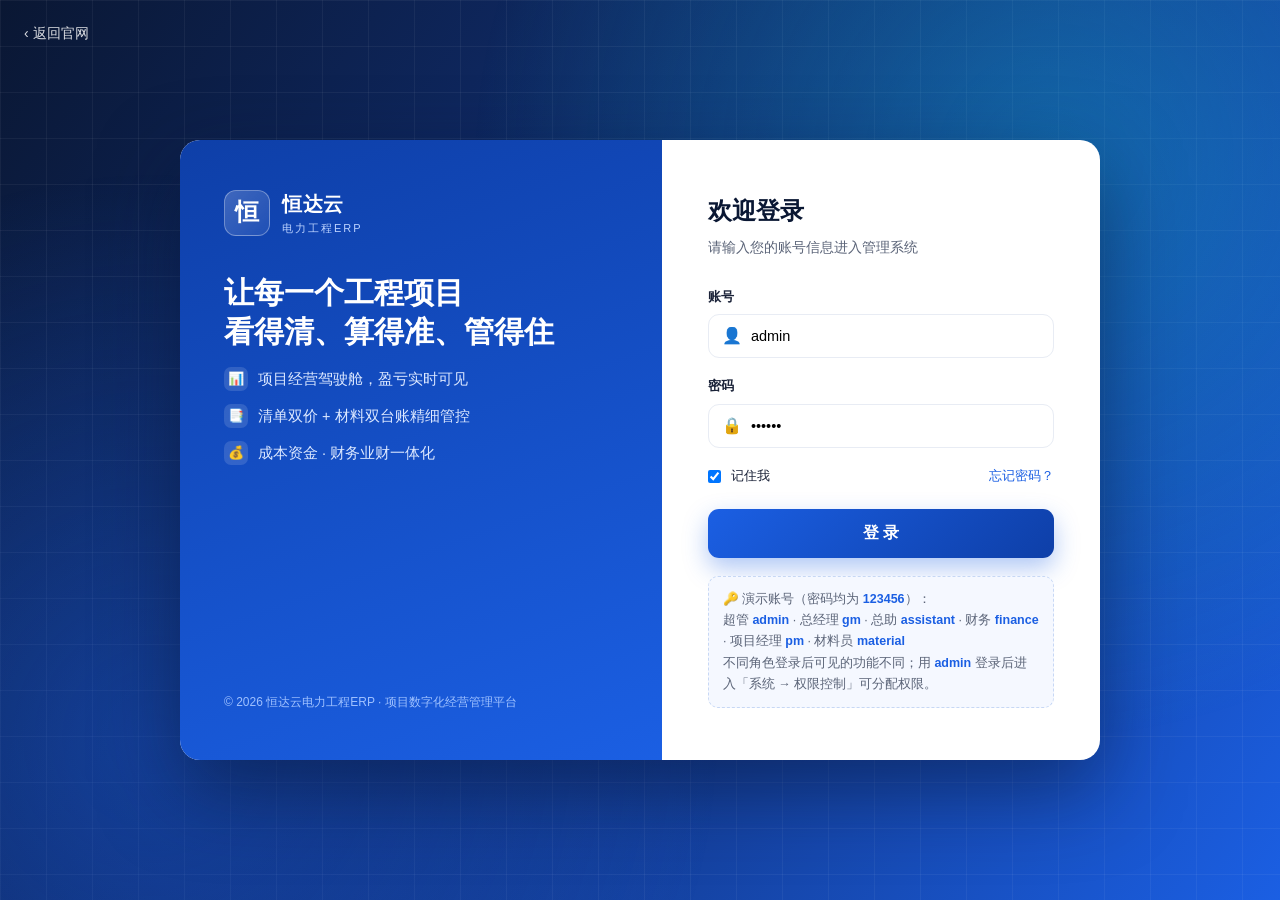
<file: erp/login.html>
<!DOCTYPE html>
<html lang="zh-CN">
<head>
<meta charset="UTF-8">
<meta name="viewport" content="width=device-width, initial-scale=1.0, viewport-fit=cover">
<title>登录 · 恒达云电力工程ERP</title>
<link rel="stylesheet" href="css/erp.css">
<link rel="manifest" href="../manifest.webmanifest">
<meta name="theme-color" content="#1b5fe3">
<link rel="icon" type="image/png" sizes="32x32" href="../icons/favicon-32.png">
<link rel="apple-touch-icon" href="../icons/apple-touch-icon.png">
<meta name="apple-mobile-web-app-capable" content="yes">
<meta name="apple-mobile-web-app-status-bar-style" content="black-translucent">
<meta name="apple-mobile-web-app-title" content="恒达云">
<script>if('serviceWorker' in navigator){window.addEventListener('load',function(){navigator.serviceWorker.register('../sw.js').catch(function(){});});}</script>
<style>
    body{background:linear-gradient(125deg,#0a1733 0%,#11317a 48%,#1b5fe3 100%);min-height:100vh;display:flex;align-items:center;justify-content:center;padding:24px;overflow:hidden;position:relative}
    body::before{content:"";position:fixed;inset:0;background:
        radial-gradient(circle at 82% 18%,rgba(20,184,212,.35),transparent 45%),
        radial-gradient(circle at 12% 82%,rgba(27,95,227,.4),transparent 42%),
        linear-gradient(rgba(255,255,255,.05) 1px,transparent 1px),
        linear-gradient(90deg,rgba(255,255,255,.05) 1px,transparent 1px);
        background-size:auto,auto,46px 46px,46px 46px;pointer-events:none}
    .login-wrap{position:relative;z-index:1;display:grid;grid-template-columns:1.1fr 1fr;max-width:920px;width:100%;
        background:#fff;border-radius:20px;overflow:hidden;box-shadow:0 30px 80px rgba(8,20,50,.5)}
    .login-side{background:linear-gradient(160deg,#0e3fa8,#1b5fe3);color:#fff;padding:48px 44px;display:flex;flex-direction:column;justify-content:space-between}
    .login-side .brand{display:flex;align-items:center;gap:12px;margin-bottom:36px}
    .login-side .brand .lg{width:46px;height:46px;border-radius:12px;background:linear-gradient(135deg,#fff3,#fff1);border:1px solid #ffffff55;display:grid;place-items:center;font-size:24px;font-weight:800}
    .login-side .brand b{font-size:20px;font-weight:800;letter-spacing:.5px}
    .login-side .brand small{display:block;font-size:11px;color:#bcd3ff;letter-spacing:2px}
    .login-side h2{font-size:30px;font-weight:800;line-height:1.3;margin-bottom:16px}
    .login-side .feats{display:flex;flex-direction:column;gap:13px;margin-top:8px}
    .login-side .feats div{display:flex;align-items:center;gap:10px;font-size:14.5px;color:#dce8ff}
    .login-side .feats .d{width:24px;height:24px;border-radius:7px;background:#ffffff22;display:grid;place-items:center;font-size:13px}
    .login-side .copy{font-size:12px;color:#9fc1ff;margin-top:30px}
    .login-form{padding:52px 46px;display:flex;flex-direction:column;justify-content:center}
    .login-form h1{font-size:24px;font-weight:800;color:#0a1733}
    .login-form .sub{color:#5b6478;font-size:14px;margin:6px 0 28px}
    .login-form label{font-size:13px;font-weight:600;color:#1a2238;margin-bottom:7px;display:block}
    .login-form .inp{position:relative;margin-bottom:18px}
    .login-form .inp .ic{position:absolute;left:14px;top:50%;transform:translateY(-50%);color:#8b93a7;font-size:16px}
    .login-form input{width:100%;padding:13px 14px 13px 42px;border:1.5px solid #e8ecf4;border-radius:11px;outline:none;font-size:14.5px;transition:.18s}
    .login-form input:focus{border-color:#1b5fe3;box-shadow:0 0 0 3px rgba(27,95,227,.13)}
    .login-form .row{display:flex;align-items:center;justify-content:space-between;font-size:13px;color:#5b6478;margin-bottom:22px}
    .login-form .row a{color:#1b5fe3}
    .login-btn{width:100%;padding:14px;border-radius:11px;font-size:16px;font-weight:700;color:#fff;
        background:linear-gradient(135deg,#1b5fe3,#0e3fa8);box-shadow:0 10px 24px rgba(27,95,227,.35);transition:.18s}
    .login-btn:hover{transform:translateY(-1px);box-shadow:0 14px 30px rgba(27,95,227,.45)}
    .demo-tip{margin-top:18px;padding:12px 14px;background:#f5f8ff;border:1px dashed #c7d8f5;border-radius:10px;font-size:12.5px;color:#5b6478;line-height:1.7}
    .demo-tip b{color:#1b5fe3}
    .back{position:fixed;top:22px;left:24px;z-index:2;color:#fff;font-size:14px;opacity:.85;display:flex;align-items:center;gap:6px}
    .back:hover{opacity:1}
    @media(max-width:720px){
        body{padding:max(16px,env(safe-area-inset-top)) 16px max(16px,env(safe-area-inset-bottom))}
        .login-wrap{grid-template-columns:1fr;border-radius:16px}
        .login-side{display:none}
        .login-form{padding:34px 22px}
        .login-form input{font-size:16px;padding:14px 14px 14px 42px}
        .login-btn{padding:15px;font-size:17px}
        .back{top:max(14px,env(safe-area-inset-top));left:14px}
    }
</style>
</head>
<body>
    <a href="../index.html" class="back">‹ 返回官网</a>
    <div class="login-wrap">
        <div class="login-side">
            <div>
                <div class="brand">
                    <div class="lg">恒</div>
                    <div><b>恒达云</b><small>电力工程ERP</small></div>
                </div>
                <h2>让每一个工程项目<br>看得清、算得准、管得住</h2>
                <div class="feats">
                    <div><span class="d">📊</span>项目经营驾驶舱，盈亏实时可见</div>
                    <div><span class="d">📑</span>清单双价 + 材料双台账精细管控</div>
                    <div><span class="d">💰</span>成本资金 · 财务业财一体化</div>
                </div>
            </div>
            <div class="copy">© 2026 恒达云电力工程ERP · 项目数字化经营管理平台</div>
        </div>
        <div class="login-form">
            <h1>欢迎登录</h1>
            <p class="sub">请输入您的账号信息进入管理系统</p>
            <form id="loginForm">
                <label>账号</label>
                <div class="inp"><span class="ic">👤</span><input type="text" id="username" value="admin" placeholder="用户名" autocomplete="username"></div>
                <label>密码</label>
                <div class="inp"><span class="ic">🔒</span><input type="password" id="password" value="123456" placeholder="密码" autocomplete="current-password"></div>
                <div class="row"><label style="margin:0;font-weight:500"><input type="checkbox" checked style="width:auto;padding:0;margin-right:6px;vertical-align:middle"> 记住我</label><a href="#">忘记密码？</a></div>
                <button type="submit" class="login-btn">登 录</button>
                <div id="loginErr" style="display:none;margin-top:12px;padding:10px 13px;background:#fdeaea;border:1px solid #f5c2c2;border-radius:9px;color:#dc2626;font-size:13px"></div>
            </form>
            <div class="demo-tip">🔑 演示账号（密码均为 <b>123456</b>）：<br>
                超管 <b>admin</b> · 总经理 <b>gm</b> · 总助 <b>assistant</b> · 财务 <b>finance</b> · 项目经理 <b>pm</b> · 材料员 <b>material</b><br>
                不同角色登录后可见的功能不同；用 <b>admin</b> 登录后进入「系统 → 权限控制」可分配权限。</div>
        </div>
    </div>
<script type="module">
    import { login } from "./js/auth.js";
    const errEl=document.getElementById("loginErr");
    document.getElementById("loginForm").addEventListener("submit",function(e){
        e.preventDefault();
        const u=document.getElementById("username").value.trim();
        const p=document.getElementById("password").value;
        const r=login(u,p);
        if(!r.ok){ errEl.textContent="⚠ "+r.msg; errEl.style.display="block"; return; }
        location.href="index.html";
    });
</script>
</body>
</html>
</file>
<file: css/style.css>
/* ===== 恒达云电力工程ERP 官网样式 ===== */
:root{
    --blue:#1b5fe3;
    --blue-dark:#0e3fa8;
    --navy:#0a1733;
    --navy-2:#0f1f44;
    --cyan:#14b8d4;
    --ink:#1a2238;
    --gray:#5b6478;
    --line:#e6eaf2;
    --bg-soft:#f5f8ff;
    --radius:14px;
    --shadow:0 12px 30px rgba(16,40,90,.10);
    --shadow-lg:0 24px 60px rgba(16,40,90,.16);
}
*{margin:0;padding:0;box-sizing:border-box}
html{scroll-behavior:smooth}
body{
    font-family:-apple-system,BlinkMacSystemFont,"Segoe UI","PingFang SC","Microsoft YaHei","Hiragino Sans GB",sans-serif;
    color:var(--ink);line-height:1.65;background:#fff;-webkit-font-smoothing:antialiased;
}
a{text-decoration:none;color:inherit}
img{max-width:100%;display:block}
.container{width:100%;max-width:1200px;margin:0 auto;padding:0 24px}

/* ===== 按钮 ===== */
.btn{display:inline-flex;align-items:center;justify-content:center;gap:6px;
    padding:10px 22px;border-radius:10px;font-size:15px;font-weight:600;
    cursor:pointer;border:1.5px solid transparent;transition:.25s;white-space:nowrap}
.btn-lg{padding:14px 30px;font-size:16px}
.btn-primary{background:linear-gradient(135deg,var(--blue),var(--blue-dark));color:#fff;box-shadow:0 8px 20px rgba(27,95,227,.32)}
.btn-primary:hover{transform:translateY(-2px);box-shadow:0 12px 28px rgba(27,95,227,.45)}
.btn-outline{border-color:rgba(255,255,255,.6);color:#fff}
.btn-outline:hover{background:rgba(255,255,255,.12)}
.btn-ghost{color:var(--blue);border-color:var(--line)}
.btn-ghost:hover{background:var(--bg-soft)}

/* ===== 顶部导航 ===== */
.site-header{position:fixed;top:0;left:0;right:0;z-index:100;
    background:rgba(255,255,255,.0);transition:.3s;padding:14px 0}
.site-header.scrolled{background:rgba(255,255,255,.96);box-shadow:0 4px 20px rgba(10,23,51,.08);backdrop-filter:blur(8px)}
.nav-wrap{display:flex;align-items:center;gap:32px}
.brand{display:flex;align-items:center;gap:10px;font-weight:800}
.brand-logo{width:38px;height:38px;border-radius:10px;display:grid;place-items:center;
    background:linear-gradient(135deg,var(--blue),var(--cyan));color:#fff;font-size:20px;font-weight:800}
.brand-text{font-size:20px;line-height:1.1;color:var(--navy)}
.brand-text small{display:block;font-size:11px;font-weight:600;color:var(--gray);letter-spacing:1px}
.site-header:not(.scrolled) .brand-text,.site-header:not(.scrolled) .brand-text small{color:#fff}
.main-nav{display:flex;gap:30px;margin-left:8px}
.main-nav a{font-size:15px;font-weight:600;color:rgba(255,255,255,.9);position:relative;padding:4px 0}
.main-nav a::after{content:"";position:absolute;left:0;bottom:-2px;width:0;height:2px;background:var(--blue);transition:.25s}
.main-nav a:hover::after{width:100%}
.site-header.scrolled .main-nav a{color:var(--ink)}
.site-header.scrolled .main-nav a:hover{color:var(--blue)}
.nav-actions{margin-left:auto;display:flex;gap:12px}
.site-header.scrolled .btn-ghost{color:var(--blue)}
.nav-toggle{display:none;background:none;border:none;font-size:26px;color:#fff;cursor:pointer}
.site-header.scrolled .nav-toggle{color:var(--navy)}

/* ===== 首屏 Hero ===== */
.hero{position:relative;padding:160px 0 90px;overflow:hidden;color:#fff}
.hero-bg{position:absolute;inset:0;z-index:-1;
    background:linear-gradient(125deg,#0a1733 0%,#11317a 48%,#1b5fe3 100%)}
.hero-bg::before{content:"";position:absolute;inset:0;
    background:
      radial-gradient(circle at 80% 20%,rgba(20,184,212,.35),transparent 45%),
      radial-gradient(circle at 15% 80%,rgba(27,95,227,.4),transparent 40%);}
.hero-bg::after{content:"";position:absolute;inset:0;opacity:.5;
    background-image:linear-gradient(rgba(255,255,255,.06) 1px,transparent 1px),linear-gradient(90deg,rgba(255,255,255,.06) 1px,transparent 1px);
    background-size:48px 48px}
.hero-inner{display:grid;grid-template-columns:1.05fr .95fr;gap:50px;align-items:center}
.hero-eyebrow{display:inline-block;font-size:14px;font-weight:600;letter-spacing:2px;
    color:#9fc1ff;border:1px solid rgba(159,193,255,.4);padding:5px 14px;border-radius:30px;margin-bottom:22px}
.hero-title{font-size:50px;line-height:1.18;font-weight:800;letter-spacing:1px}
.hero-title span{background:linear-gradient(90deg,#7ee8ff,#9fc1ff);-webkit-background-clip:text;background-clip:text;color:transparent}
.hero-desc{margin:24px 0 32px;font-size:17px;color:rgba(255,255,255,.82);max-width:540px}
.hero-btns{display:flex;gap:16px;flex-wrap:wrap}
.hero-tags{display:flex;gap:22px;margin-top:30px;flex-wrap:wrap;font-size:14px;color:rgba(255,255,255,.8)}

/* Hero 卡片 */
.hero-visual{display:flex;justify-content:center}
.hero-card{width:100%;max-width:420px;background:rgba(255,255,255,.98);border-radius:18px;
    box-shadow:var(--shadow-lg);color:var(--ink);overflow:hidden;transform:perspective(1000px) rotateY(-6deg) rotateX(2deg)}
.hc-head{display:flex;align-items:center;gap:7px;padding:14px 18px;background:var(--bg-soft);border-bottom:1px solid var(--line)}
.hc-dot{width:10px;height:10px;border-radius:50%;background:#d7deea}
.hc-dot:nth-child(1){background:#ff6058}.hc-dot:nth-child(2){background:#ffbd2e}.hc-dot:nth-child(3){background:#28c840}
.hc-title{margin-left:8px;font-weight:700;font-size:14px;color:var(--gray)}
.hc-body{padding:20px}
.hc-stat{display:flex;justify-content:space-between;gap:10px;margin-bottom:18px}
.hc-stat>div{flex:1;background:var(--bg-soft);border-radius:10px;padding:12px;text-align:center}
.hc-stat b{display:block;font-size:20px;color:var(--blue);font-weight:800}
.hc-stat i{font-style:normal;font-size:12px;color:var(--gray)}
.hc-bars{height:90px;display:flex;align-items:flex-end;margin-bottom:16px}
.hc-bar{display:flex;align-items:flex-end;gap:10px;width:100%;height:100%}
.hc-bar span{flex:1;border-radius:6px 6px 0 0;background:linear-gradient(180deg,#1b5fe3,#7ee8ff)}
.hc-rows{display:flex;flex-direction:column;gap:8px}
.hc-row{display:flex;justify-content:space-between;align-items:center;font-size:13px;
    padding:8px 12px;background:var(--bg-soft);border-radius:8px}
.hc-row i{font-style:normal;color:var(--gray)}
.hc-row b{font-weight:700}
.hc-row .up{color:#16a34a}.hc-row .down{color:#dc2626}

/* ===== 数据成就 ===== */
.stats{background:#fff;padding:46px 0;border-bottom:1px solid var(--line)}
.stats-grid{display:grid;grid-template-columns:repeat(4,1fr);gap:24px;text-align:center}
.stat-item b{font-size:44px;font-weight:800;color:var(--blue);line-height:1}
.stat-item span{font-size:24px;font-weight:800;color:var(--blue)}
.stat-item p{margin-top:8px;color:var(--gray);font-size:15px}

/* ===== 通用区块 ===== */
.section{padding:88px 0}
.section-alt{background:var(--bg-soft)}
.section-head{text-align:center;max-width:680px;margin:0 auto 56px}
.eyebrow{font-size:13px;font-weight:700;letter-spacing:3px;color:var(--blue);margin-bottom:12px}
.section-head h2{font-size:36px;font-weight:800;color:var(--navy);letter-spacing:1px}
.section-head .lead{margin-top:14px;font-size:17px;color:var(--gray)}
.section-head.light h2{color:#fff}
.section-head.light .lead{color:rgba(255,255,255,.75)}
.section-head.light .eyebrow{color:#7ee8ff}

/* ===== 功能卡片 ===== */
.feature-grid{display:grid;grid-template-columns:repeat(4,1fr);gap:24px}
.feature-card{background:#fff;border:1px solid var(--line);border-radius:var(--radius);padding:30px 24px;transition:.3s}
.feature-card:hover{transform:translateY(-6px);box-shadow:var(--shadow);border-color:transparent}
.fc-icon{width:58px;height:58px;border-radius:14px;display:grid;place-items:center;font-size:28px;margin-bottom:18px}
.ic-blue{background:#e7efff}.ic-cyan{background:#e2f7fb}.ic-green{background:#e6f7ec}.ic-orange{background:#fff1e3}
.ic-purple{background:#f0eafd}.ic-red{background:#fdeaea}.ic-teal{background:#e2f5f3}.ic-indigo{background:#eaecfd}
.feature-card h3{font-size:19px;font-weight:700;color:var(--navy);margin-bottom:10px}
.feature-card p{font-size:14.5px;color:var(--gray)}

/* ===== 解决方案 ===== */
.solution-grid{display:grid;grid-template-columns:repeat(2,1fr);gap:24px}
.solution-card{background:#fff;border-radius:var(--radius);padding:34px;box-shadow:var(--shadow);
    position:relative;overflow:hidden;border-left:4px solid var(--blue)}
.solution-card::after{content:"";position:absolute;right:-40px;top:-40px;width:140px;height:140px;border-radius:50%;
    background:linear-gradient(135deg,rgba(27,95,227,.08),rgba(20,184,212,.08))}
.sc-tag{display:inline-block;font-size:13px;font-weight:600;color:var(--blue);background:#e7efff;padding:4px 12px;border-radius:20px;margin-bottom:14px}
.solution-card h3{font-size:21px;font-weight:700;color:var(--navy);margin-bottom:10px}
.solution-card p{color:var(--gray);font-size:15px}

/* ===== 平台优势 ===== */
.advantage-grid{display:grid;grid-template-columns:repeat(3,1fr);gap:28px}
.adv-item{padding:8px 4px}
.adv-num{font-size:34px;font-weight:800;color:transparent;-webkit-text-stroke:1.5px var(--blue);margin-bottom:12px}
.adv-item h3{font-size:19px;font-weight:700;color:var(--navy);margin-bottom:10px}
.adv-item p{color:var(--gray);font-size:14.5px}

/* ===== 客户案例（深色） ===== */
.section-dark{background:linear-gradient(135deg,#0a1733,#11317a)}
.case-grid{display:grid;grid-template-columns:repeat(3,1fr);gap:24px;margin-bottom:48px}
.case-card{background:rgba(255,255,255,.06);border:1px solid rgba(255,255,255,.12);border-radius:var(--radius);padding:30px;backdrop-filter:blur(4px)}
.case-quote{color:rgba(255,255,255,.9);font-size:15.5px;line-height:1.8;margin-bottom:22px}
.case-author b{display:block;color:#fff;font-size:16px}
.case-author span{color:#9fc1ff;font-size:13px}
.logo-wall{display:flex;flex-wrap:wrap;justify-content:center;gap:14px}
.logo-wall span{padding:10px 26px;border:1px solid rgba(255,255,255,.2);border-radius:30px;color:rgba(255,255,255,.7);font-size:14px}

/* ===== CTA 联系 ===== */
.cta{padding:70px 0;background:linear-gradient(120deg,var(--blue),var(--blue-dark))}
.cta-inner{display:grid;grid-template-columns:1fr 1fr;gap:50px;align-items:center}
.cta-text h2{font-size:32px;font-weight:800;color:#fff;margin-bottom:14px}
.cta-text p{color:rgba(255,255,255,.85);font-size:16px}
.cta-form{display:grid;grid-template-columns:1fr 1fr;gap:14px}
.cta-form input{padding:14px 16px;border:none;border-radius:10px;font-size:15px;background:rgba(255,255,255,.96)}
.cta-form input:focus{outline:2px solid var(--cyan)}
.cta-form .btn{grid-column:1/3}
.form-tip{grid-column:1/3;color:#d6f5ff;font-size:14px;min-height:20px;text-align:center}

/* ===== 页脚 ===== */
.site-footer{background:var(--navy);color:rgba(255,255,255,.7)}
.footer-grid{display:grid;grid-template-columns:2fr 1fr 1fr 1.3fr;gap:36px;padding:60px 24px 40px}
.footer-brand .brand{margin-bottom:16px}
.footer-brand .brand-text,.footer-brand .brand-text small{color:#fff}
.footer-brand p{font-size:14px;max-width:300px}
.footer-col h4{color:#fff;font-size:16px;margin-bottom:16px}
.footer-col a,.footer-col p{display:block;font-size:14px;color:rgba(255,255,255,.65);margin-bottom:10px}
.footer-col a:hover{color:#7ee8ff}
.footer-bottom{border-top:1px solid rgba(255,255,255,.1);padding:20px 0}
.footer-bottom .container{display:flex;justify-content:space-between;font-size:13px;color:rgba(255,255,255,.5)}

/* ===== 滚动出现动画 ===== */
.reveal{opacity:0;transform:translateY(30px);transition:.7s ease}
.reveal.show{opacity:1;transform:none}

/* ===== 响应式 ===== */
@media(max-width:992px){
    .hero-inner{grid-template-columns:1fr;gap:40px}
    .hero-title{font-size:40px}
    .feature-grid{grid-template-columns:repeat(2,1fr)}
    .advantage-grid{grid-template-columns:repeat(2,1fr)}
    .footer-grid{grid-template-columns:1fr 1fr}
}
@media(max-width:768px){
    .main-nav,.nav-actions{display:none}
    .main-nav.open{display:flex;position:absolute;top:64px;left:0;right:0;flex-direction:column;
        background:#fff;padding:20px 24px;box-shadow:var(--shadow);gap:16px}
    .main-nav.open a{color:var(--ink)}
    .nav-toggle{display:block}
    .hero-title{font-size:32px}
    .stats-grid{grid-template-columns:repeat(2,1fr);gap:30px}
    .feature-grid,.solution-grid,.advantage-grid,.case-grid,.cta-inner,.cta-form{grid-template-columns:1fr}
    .cta-form .btn,.cta-form .form-tip{grid-column:1}
    .section{padding:60px 0}
    .section-head h2{font-size:28px}
    .footer-bottom .container{flex-direction:column;gap:8px;text-align:center}
}
</file>
<file: erp/css/erp.css>
/* ============================================================
   恒达云电力工程ERP — 系统设计样式
   蓝色科技风，与官网视觉统一
   ============================================================ */

:root{
    --blue:#1b5fe3; --blue-d:#0e3fa8; --blue-l:#3b7af0;
    --navy:#0a1733; --navy-2:#0f1f44; --cyan:#14b8d4;
    --ink:#1a2238; --gray:#5b6478; --gray-l:#8b93a7;
    --line:#e8ecf4; --line-2:#eef2f9;
    --bg:#f3f6fc; --card:#ffffff; --soft:#f5f8ff;
    --green:#16a34a; --green-bg:#e7f7ec;
    --red:#dc2626;   --red-bg:#fdeaea;
    --orange:#e8890c;--orange-bg:#fff3e3;
    --purple:#7c3aed;--purple-bg:#f1eafe;
    --teal:#0d9488;  --teal-bg:#e2f5f2;
    --radius:14px; --radius-s:10px;
    --shadow:0 6px 22px rgba(16,40,90,.07);
    --shadow-lg:0 16px 44px rgba(16,40,90,.14);
    --sidebar-w:248px; --topbar-h:64px;
    --font:-apple-system,BlinkMacSystemFont,"Segoe UI","PingFang SC","Microsoft YaHei","Hiragino Sans GB",sans-serif;
}
*{margin:0;padding:0;box-sizing:border-box}
html,body{height:100%}
body{font-family:var(--font);color:var(--ink);background:var(--bg);-webkit-font-smoothing:antialiased;line-height:1.6}
a{text-decoration:none;color:inherit}
button{font-family:inherit;cursor:pointer;border:none;background:none}
input,select,textarea{font-family:inherit;font-size:14px}
::-webkit-scrollbar{width:9px;height:9px}
::-webkit-scrollbar-thumb{background:#c7d0e0;border-radius:6px}
::-webkit-scrollbar-thumb:hover{background:#aab6cc}
::-webkit-scrollbar-track{background:transparent}

/* ---------- 应用布局 ---------- */
.app{display:flex;min-height:100vh}

/* ---------- 侧边栏 ---------- */
.sidebar{width:var(--sidebar-w);background:linear-gradient(180deg,#0a1733,#0d1d40 60%,#102a5e);
    color:#fff;position:fixed;inset:0 auto 0 0;display:flex;flex-direction:column;z-index:40;transition:.25s}
.sb-brand{display:flex;align-items:center;gap:11px;padding:18px 20px;border-bottom:1px solid rgba(255,255,255,.08)}
.sb-logo{width:38px;height:38px;border-radius:10px;display:grid;place-items:center;font-size:20px;font-weight:800;
    color:#fff;background:linear-gradient(135deg,var(--blue),var(--cyan));flex-shrink:0}
.sb-brand b{font-size:17px;font-weight:800;letter-spacing:.5px;line-height:1.1}
.sb-brand small{display:block;font-size:10.5px;color:#8ba6df;font-weight:600;letter-spacing:1.5px}
.sb-nav{flex:1;overflow-y:auto;padding:14px 12px}
.sb-group{font-size:11px;color:#6f80a8;font-weight:700;letter-spacing:1.5px;padding:14px 12px 7px}
.sb-item{display:flex;align-items:center;gap:11px;padding:10px 12px;border-radius:10px;color:rgba(255,255,255,.78);
    font-size:14.5px;font-weight:500;margin-bottom:2px;transition:.18s;position:relative}
.sb-item .ic{width:20px;text-align:center;font-size:16px;opacity:.9}
.sb-item:hover{background:rgba(255,255,255,.08);color:#fff}
.sb-item.active{background:linear-gradient(90deg,rgba(27,95,227,.95),rgba(59,122,240,.7));color:#fff;
    box-shadow:0 6px 16px rgba(27,95,227,.4)}
.sb-item.active::before{content:"";position:absolute;left:-12px;top:50%;transform:translateY(-50%);
    width:4px;height:22px;background:var(--cyan);border-radius:0 4px 4px 0}
.sb-foot{padding:14px 18px;border-top:1px solid rgba(255,255,255,.08);font-size:12px;color:#6f80a8}

/* ---------- 主区域 ---------- */
.main{flex:1;margin-left:var(--sidebar-w);display:flex;flex-direction:column;min-width:0}
.topbar{height:var(--topbar-h);background:#fff;border-bottom:1px solid var(--line);position:sticky;top:var(--rail-h);z-index:30;
    display:flex;align-items:center;gap:16px;padding:0 26px}
.tb-toggle{display:none;font-size:22px;color:var(--ink)}
.crumb{font-size:13px;color:var(--gray)}
.crumb b{color:var(--ink);font-size:15px;font-weight:700;display:block;line-height:1.2}
.tb-search{margin-left:auto;display:flex;align-items:center;gap:8px;background:var(--soft);border:1px solid var(--line);
    border-radius:30px;padding:8px 16px;width:280px;transition:.2s}
.tb-search:focus-within{border-color:var(--blue);box-shadow:0 0 0 3px rgba(27,95,227,.12)}
.tb-search input{border:none;background:none;outline:none;width:100%;color:var(--ink)}
.tb-search .ic{color:var(--gray-l)}
.tb-actions{display:flex;align-items:center;gap:14px}
.tb-icon{width:38px;height:38px;border-radius:10px;display:grid;place-items:center;color:var(--gray);
    font-size:17px;position:relative;transition:.18s}
.tb-icon:hover{background:var(--soft);color:var(--blue)}
.tb-icon .dot{position:absolute;top:8px;right:9px;width:7px;height:7px;background:var(--red);border-radius:50%;border:2px solid #fff}
.tb-user{display:flex;align-items:center;gap:10px;padding-left:14px;border-left:1px solid var(--line)}
.tb-avatar{width:36px;height:36px;border-radius:50%;background:linear-gradient(135deg,var(--blue),var(--cyan));
    color:#fff;display:grid;place-items:center;font-weight:700;font-size:15px}
.tb-user .nm{font-size:14px;font-weight:600;line-height:1.1}
.tb-user .rl{font-size:11.5px;color:var(--gray-l)}

/* ---------- 页面容器 ---------- */
.page{padding:26px;flex:1}
.page-head{display:flex;align-items:flex-end;justify-content:space-between;margin-bottom:22px;gap:16px;flex-wrap:wrap}
.page-head h1{font-size:23px;font-weight:800;color:var(--navy);letter-spacing:.5px}
.page-head p{color:var(--gray);font-size:13.5px;margin-top:3px}
.page-head .actions{display:flex;gap:10px}

/* ---------- 按钮 ---------- */
.btn{display:inline-flex;align-items:center;justify-content:center;gap:7px;padding:9px 18px;border-radius:10px;
    font-size:14px;font-weight:600;transition:.18s;white-space:nowrap;border:1.5px solid transparent}
.btn .ic{font-size:14px}
.btn-primary{background:linear-gradient(135deg,var(--blue),var(--blue-d));color:#fff;box-shadow:0 6px 16px rgba(27,95,227,.3)}
.btn-primary:hover{transform:translateY(-1px);box-shadow:0 10px 22px rgba(27,95,227,.42)}
.btn-light{background:#fff;border-color:var(--line);color:var(--ink)}
.btn-light:hover{border-color:var(--blue);color:var(--blue);background:var(--soft)}
.btn-ghost{color:var(--gray)}
.btn-ghost:hover{background:var(--soft);color:var(--blue)}
.btn-sm{padding:6px 12px;font-size:13px;border-radius:8px}
.btn-danger{background:var(--red);color:#fff}
.btn-danger:hover{background:#b91c1c}

/* ---------- 卡片 ---------- */
.card{background:var(--card);border:1px solid var(--line);border-radius:var(--radius);box-shadow:var(--shadow)}
.card-head{display:flex;align-items:center;justify-content:space-between;padding:16px 20px;border-bottom:1px solid var(--line-2)}
.card-head h3{font-size:15.5px;font-weight:700;color:var(--navy)}
.card-head .sub{font-size:12px;color:var(--gray-l);font-weight:500}
.card-body{padding:20px}

/* ---------- KPI 卡片 ---------- */
.kpi-grid{display:grid;grid-template-columns:repeat(4,1fr);gap:18px;margin-bottom:22px}
.kpi{background:var(--card);border:1px solid var(--line);border-radius:var(--radius);padding:20px;
    box-shadow:var(--shadow);position:relative;overflow:hidden}
.kpi::after{content:"";position:absolute;right:-30px;top:-30px;width:96px;height:96px;border-radius:50%;opacity:.1}
.kpi.b-blue::after{background:var(--blue)} .kpi.b-green::after{background:var(--green)}
.kpi.b-orange::after{background:var(--orange)} .kpi.b-purple::after{background:var(--purple)}
.kpi-top{display:flex;align-items:center;gap:11px;margin-bottom:14px}
.kpi-ic{width:44px;height:44px;border-radius:12px;display:grid;place-items:center;font-size:21px}
.b-blue .kpi-ic{background:#e7efff;color:var(--blue)} .b-green .kpi-ic{background:var(--green-bg);color:var(--green)}
.b-orange .kpi-ic{background:var(--orange-bg);color:var(--orange)} .b-purple .kpi-ic{background:var(--purple-bg);color:var(--purple)}
.kpi-label{font-size:13px;color:var(--gray)}
.kpi-val{font-size:28px;font-weight:800;color:var(--navy);letter-spacing:.5px;line-height:1.1}
.kpi-val .u{font-size:14px;font-weight:600;color:var(--gray)}
.kpi-trend{font-size:12.5px;margin-top:8px;display:flex;align-items:center;gap:5px}
.kpi-trend.up{color:var(--green)} .kpi-trend.down{color:var(--red)}
.kpi.link{cursor:pointer;transition:.18s} .kpi.link:hover{transform:translateY(-4px);box-shadow:var(--shadow-lg);border-color:transparent}
#costLegend .cl{display:inline-flex;align-items:center;padding:4px 8px;border-radius:8px;transition:.15s}
#costLegend .cl:hover{background:var(--soft)}

/* ---------- 表格 ---------- */
.toolbar{display:flex;align-items:center;gap:10px;flex-wrap:wrap;margin-bottom:16px}
.toolbar .grow{flex:1}
.input,.select{padding:8px 13px;border:1.5px solid var(--line);border-radius:9px;background:#fff;color:var(--ink);outline:none;transition:.18s}
.input:focus,.select:focus{border-color:var(--blue);box-shadow:0 0 0 3px rgba(27,95,227,.12)}
.search-box{display:flex;align-items:center;gap:8px;background:#fff;border:1.5px solid var(--line);border-radius:9px;padding:7px 13px}
.search-box:focus-within{border-color:var(--blue);box-shadow:0 0 0 3px rgba(27,95,227,.12)}
.search-box input{border:none;outline:none;width:220px}
.search-box .ic{color:var(--gray-l)}

.table-wrap{overflow-x:auto;border-radius:var(--radius)}
table.tbl{width:100%;border-collapse:collapse;font-size:13.5px;background:#fff}
.tbl thead th{background:var(--soft);color:var(--navy);font-weight:700;text-align:left;padding:13px 16px;
    white-space:nowrap;border-bottom:1px solid var(--line);position:sticky;top:0}
.tbl tbody td{padding:13px 16px;border-bottom:1px solid var(--line-2);color:var(--ink);white-space:nowrap}
.tbl tbody tr{transition:.12s}
.tbl tbody tr:hover{background:var(--soft)}
.tbl tbody tr:last-child td{border-bottom:none}
.tbl .num{font-variant-numeric:tabular-nums;font-weight:600}
.tbl .muted{color:var(--gray-l)}
.tbl .strong{font-weight:700;color:var(--navy)}
.tbl .right{text-align:right}
.tbl .center{text-align:center}
.cell-lnk{cursor:pointer;transition:.12s;border-bottom:1px dashed transparent}
.cell-lnk:hover{color:var(--blue);border-bottom-color:rgba(27,95,227,.5)}
.cell-proj{font-weight:600}
.row-act{display:inline-flex;gap:6px}
.row-act button{color:var(--gray);padding:4px 8px;border-radius:7px;font-size:13px}
.row-act button:hover{background:var(--soft);color:var(--blue)}

/* ---------- 徽章 / 标签 ---------- */
.badge{display:inline-flex;align-items:center;gap:5px;padding:3px 11px;border-radius:30px;font-size:12px;font-weight:600;line-height:1.6}
.badge::before{content:"";width:6px;height:6px;border-radius:50%;background:currentColor}
.bg-blue{background:#e7efff;color:#1b5fe3} .bg-green{background:var(--green-bg);color:var(--green)}
.bg-red{background:var(--red-bg);color:var(--red)} .bg-orange{background:var(--orange-bg);color:var(--orange)}
.bg-gray{background:#eef1f6;color:#697089} .bg-purple{background:var(--purple-bg);color:var(--purple)}
.bg-teal{background:var(--teal-bg);color:var(--teal)}
.tag{display:inline-block;padding:2px 9px;border-radius:6px;font-size:12px;font-weight:600;background:#eef1f6;color:#5b6478}

/* ---------- 进度条 ---------- */
.bar{height:7px;background:#eaeef6;border-radius:5px;overflow:hidden;min-width:80px}
.bar > i{display:block;height:100%;border-radius:5px;background:linear-gradient(90deg,var(--blue),var(--cyan))}
.bar.g > i{background:linear-gradient(90deg,#16a34a,#4ade80)}
.bar.o > i{background:linear-gradient(90deg,#e8890c,#fbbf24)}
.bar.r > i{background:linear-gradient(90deg,#dc2626,#f87171)}
.bar-wrap{display:flex;align-items:center;gap:9px}
.bar-wrap b{font-size:12.5px;font-weight:700;min-width:38px;text-align:right}

/* ---------- 看板 ---------- */
.kanban{display:flex;gap:16px;overflow-x:auto;padding-bottom:8px}
.kb-col{flex:0 0 290px;background:var(--soft);border:1px solid var(--line);border-radius:var(--radius);display:flex;flex-direction:column}
.kb-col-head{display:flex;align-items:center;justify-content:space-between;padding:13px 15px;border-bottom:1px solid var(--line);font-weight:700;color:var(--navy);font-size:14px}
.kb-col-head .cnt{background:#fff;border:1px solid var(--line);color:var(--gray);font-size:12px;font-weight:700;border-radius:20px;padding:1px 9px}
.kb-list{padding:12px;display:flex;flex-direction:column;gap:11px;min-height:60px}
.kb-card{background:#fff;border:1px solid var(--line);border-radius:11px;padding:14px;box-shadow:0 2px 8px rgba(16,40,90,.05);transition:.18s;cursor:pointer}
.kb-card:hover{transform:translateY(-3px);box-shadow:var(--shadow);border-color:transparent}
.kb-card .t{font-weight:700;color:var(--navy);font-size:14px;margin-bottom:4px}
.kb-card .meta{font-size:12px;color:var(--gray);margin-bottom:8px;display:flex;align-items:center;gap:6px}
.kb-card .ftr{display:flex;align-items:center;justify-content:space-between;margin-top:10px;font-size:12.5px}

/* ---------- 视图切换 ---------- */
.view-tabs{display:inline-flex;background:#fff;border:1px solid var(--line);border-radius:9px;padding:3px;gap:2px}
.view-tabs button{padding:6px 14px;border-radius:7px;font-size:13px;font-weight:600;color:var(--gray)}
.view-tabs button.on{background:var(--blue);color:#fff}

/* ---------- 弹窗 ---------- */
.modal-mask{position:fixed;inset:0;background:rgba(10,23,51,.5);backdrop-filter:blur(3px);z-index:100;
    display:flex;align-items:center;justify-content:center;padding:24px;opacity:0;pointer-events:none;transition:.2s}
.modal-mask.show{opacity:1;pointer-events:auto}
.modal{background:#fff;border-radius:16px;width:100%;max-width:560px;max-height:90vh;overflow:auto;
    box-shadow:var(--shadow-lg);transform:translateY(16px);transition:.25s}
.modal-mask.show .modal{transform:none}
.modal.lg{max-width:760px}
.modal-head{display:flex;align-items:center;justify-content:space-between;padding:18px 22px;border-bottom:1px solid var(--line);position:sticky;top:0;background:#fff;z-index:1}
.modal-head h3{font-size:17px;font-weight:800;color:var(--navy)}
.modal-head .x{font-size:22px;color:var(--gray-l);width:32px;height:32px;border-radius:8px}
.modal-head .x:hover{background:var(--soft);color:var(--ink)}
.modal-body{padding:22px}
.modal-foot{padding:16px 22px;border-top:1px solid var(--line);display:flex;justify-content:flex-end;gap:10px;position:sticky;bottom:0;background:#fff}

/* ---------- 表单 ---------- */
.form-grid{display:grid;grid-template-columns:1fr 1fr;gap:16px}
.field{display:flex;flex-direction:column;gap:6px}
.field.full{grid-column:1/-1}
.field label{font-size:13px;font-weight:600;color:var(--ink)}
.field label .req{color:var(--red)}
.field .input,.field .select,.field textarea{width:100%;padding:10px 13px;border:1.5px solid var(--line);border-radius:9px;outline:none;transition:.18s}
.field .input:focus,.field .select:focus,.field textarea:focus{border-color:var(--blue);box-shadow:0 0 0 3px rgba(27,95,227,.12)}
.field textarea{resize:vertical;min-height:74px}

/* ---------- 详情面板 ---------- */
.detail-grid{display:grid;grid-template-columns:1fr 1fr;gap:14px 26px}
.detail-grid .di{display:flex;flex-direction:column;gap:3px}
.detail-grid .di span{font-size:12px;color:var(--gray-l)}
.detail-grid .di b{font-size:15px;font-weight:700;color:var(--navy)}
.detail-grid .di.full{grid-column:1/-1}

/* ---------- 图表 ---------- */
.chart{width:100%}
.legend{display:flex;gap:16px;flex-wrap:wrap;margin-top:12px;font-size:12.5px;color:var(--gray)}
.legend i{display:inline-block;width:10px;height:10px;border-radius:3px;margin-right:6px;vertical-align:middle}
.donut-center{font-size:13px}

/* ---------- 项目360视图 ---------- */
.p360-kpis{display:grid;grid-template-columns:repeat(4,1fr);gap:12px;margin-bottom:16px}
.p360-kpis>div{background:var(--soft);border:1px solid var(--line);border-radius:11px;padding:12px 14px;text-align:center}
.p360-kpis span{display:block;font-size:12px;color:var(--gray-l);margin-bottom:4px}
.p360-kpis b{font-size:17px;color:var(--navy)}
.p360-tabs{display:flex;flex-wrap:wrap;gap:4px;margin-bottom:16px}
.p360-tabs button{padding:7px 13px;font-size:13px}
.p360-chips{display:flex;flex-wrap:wrap;gap:10px}
.p360-chip{display:flex;align-items:center;gap:8px;padding:12px 16px;border:1px solid var(--line);border-radius:11px;
    background:#fff;font-size:13.5px;font-weight:600;color:var(--ink);transition:.16s}
.p360-chip:hover{border-color:var(--blue);background:var(--soft);transform:translateY(-2px);box-shadow:var(--shadow)}
.p360-chip b{background:var(--blue);color:#fff;border-radius:20px;padding:1px 9px;font-size:12px}
@media(max-width:768px){ .p360-kpis{grid-template-columns:repeat(2,1fr)} }

/* ---------- 空状态 ---------- */
.empty{text-align:center;padding:48px 20px;color:var(--gray-l)}
.empty .ic{font-size:42px;opacity:.4;margin-bottom:10px}

/* ---------- Toast ---------- */
.toast-wrap{position:fixed;top:20px;right:20px;z-index:200;display:flex;flex-direction:column;gap:10px}
.toast{background:#fff;border:1px solid var(--line);border-left:4px solid var(--blue);border-radius:11px;
    padding:13px 18px;box-shadow:var(--shadow-lg);display:flex;align-items:center;gap:11px;min-width:240px;
    transform:translateX(120%);transition:.3s;font-size:14px;font-weight:500}
.toast.show{transform:none}
.toast.ok{border-left-color:var(--green)} .toast.ok .ic{color:var(--green)}
.toast.err{border-left-color:var(--red)} .toast.err .ic{color:var(--red)}
.toast .ic{font-size:18px;color:var(--blue)}

/* ---------- 分页 ---------- */
.pager{display:flex;align-items:center;justify-content:space-between;margin-top:16px;font-size:13px;color:var(--gray)}
.pager .pages{display:flex;gap:5px}
.pager .pages button{min-width:32px;height:32px;border-radius:8px;border:1px solid var(--line);background:#fff;color:var(--ink);font-weight:600}
.pager .pages button:hover{border-color:var(--blue);color:var(--blue)}
.pager .pages button.on{background:var(--blue);color:#fff;border-color:var(--blue)}
.pager .pages button:disabled{opacity:.4;cursor:not-allowed}

/* ---------- 两列内容 ---------- */
.grid-2{display:grid;grid-template-columns:1fr 1fr;gap:18px}
.grid-3{display:grid;grid-template-columns:repeat(3,1fr);gap:18px}
.grid-2-1{display:grid;grid-template-columns:2fr 1fr;gap:18px}
.mb{margin-bottom:18px}

/* ---------- 列表项（待办/动态） ---------- */
.feed{display:flex;flex-direction:column}
.feed-item{display:flex;gap:12px;padding:12px 0;border-bottom:1px solid var(--line-2)}
.feed-item:last-child{border:none}
.feed-dot{width:34px;height:34px;border-radius:9px;display:grid;place-items:center;font-size:15px;flex-shrink:0}
.feed-item .ct{flex:1;min-width:0}
.feed-item .ct .t{font-size:13.5px;font-weight:600;color:var(--ink)}
.feed-item .ct .d{font-size:12px;color:var(--gray-l);margin-top:2px}
.feed-item .tm{font-size:12px;color:var(--gray-l);white-space:nowrap}

/* ---------- 一级模块栏（顶部横向） ---------- */
:root{ --rail-h:56px; }
.modrail{position:fixed;top:0;left:0;right:0;height:var(--rail-h);z-index:50;
    background:linear-gradient(90deg,#06112a,#0a1733 55%,#0d2150);display:flex;flex-direction:row;align-items:center;
    padding:0 12px;gap:3px;overflow-x:auto;overflow-y:hidden;box-shadow:0 2px 12px rgba(6,17,42,.35)}
.modrail::-webkit-scrollbar{height:0;width:0}
.rail-logo{width:38px;height:38px;border-radius:10px;background:linear-gradient(135deg,var(--blue),var(--cyan));
    color:#fff;display:grid;place-items:center;font-size:19px;font-weight:800;margin-right:10px;flex-shrink:0}
.rail-item{min-width:56px;height:46px;padding:0 8px;border-radius:10px;display:flex;flex-direction:column;align-items:center;justify-content:center;
    gap:2px;color:rgba(255,255,255,.62);cursor:pointer;transition:.16s;flex-shrink:0;font-size:17px}
.rail-item span{font-size:10.5px;font-weight:600;letter-spacing:.5px;white-space:nowrap}
.rail-item:hover{background:rgba(255,255,255,.08);color:#fff}
.rail-item.active{background:linear-gradient(135deg,var(--blue),var(--blue-d));color:#fff;box-shadow:0 4px 12px rgba(27,95,227,.45)}

/* 侧栏与主区域偏移（顶部模块栏在上，二级菜单在左） */
.sidebar{top:var(--rail-h);left:0}
.main{margin-left:var(--sidebar-w);margin-top:var(--rail-h)}

/* ---------- 二级菜单手风琴 ---------- */
.acc-group{margin-bottom:2px}
.acc-head{display:flex;align-items:center;justify-content:space-between;padding:9px 12px;cursor:pointer;
    color:#9fb0d6;font-size:12.5px;font-weight:700;letter-spacing:.5px;border-radius:8px;transition:.16s}
.acc-head:hover{background:rgba(255,255,255,.05);color:#fff}
.acc-head .arr{font-size:10px;transition:.2s;opacity:.7}
.acc-group.collapsed .arr{transform:rotate(-90deg)}
.acc-body{overflow:hidden;transition:max-height .22s ease}
.acc-group.collapsed .acc-body{max-height:0!important}
.sb-leaf{display:block;padding:8px 12px 8px 24px;border-radius:8px;color:rgba(255,255,255,.74);font-size:13.5px;
    margin:1px 0;transition:.15s;position:relative;white-space:nowrap;overflow:hidden;text-overflow:ellipsis}
.sb-leaf:hover{background:rgba(255,255,255,.08);color:#fff}
.sb-leaf.active{background:linear-gradient(90deg,rgba(27,95,227,.9),rgba(59,122,240,.6));color:#fff;font-weight:600}
.sb-leaf.active::before{content:"";position:absolute;left:10px;top:50%;transform:translateY(-50%);width:5px;height:5px;border-radius:50%;background:var(--cyan)}

/* ---------- 视图切换 Tabs ---------- */
.view-tabs{display:inline-flex;background:var(--soft);border:1px solid var(--line);border-radius:11px;padding:4px;gap:4px}
.view-tabs button{padding:8px 18px;border-radius:8px;font-size:14px;font-weight:600;color:var(--gray);transition:.16s}
.view-tabs button.on{background:#fff;color:var(--blue);box-shadow:var(--shadow)}
.view-tabs button:not(.on):hover{color:var(--blue)}

/* ---------- 权限勾选树 ---------- */
.perm-tree{display:grid;grid-template-columns:repeat(auto-fill,minmax(320px,1fr));gap:14px}
.perm-mod{border:1px solid var(--line);border-radius:12px;overflow:hidden;background:#fff}
.perm-mod-head{display:flex;align-items:center;gap:9px;padding:11px 14px;background:var(--soft);
    border-bottom:1px solid var(--line-2);cursor:pointer;font-size:14.5px;color:var(--navy)}
.perm-mod-head .perm-mod-n{margin-left:auto;font-size:11.5px;color:var(--gray-l);font-weight:600;background:#fff;border:1px solid var(--line);padding:1px 8px;border-radius:20px}
.perm-groups{padding:8px 14px 12px}
.perm-grp{margin-top:8px}
.perm-grp-t{font-size:12px;color:var(--gray-l);font-weight:700;letter-spacing:.5px;margin:6px 0 5px}
.perm-grp-leaves{display:grid;grid-template-columns:repeat(auto-fill,minmax(140px,1fr));gap:5px 12px}
.perm-leaf{display:flex;align-items:center;gap:6px;font-size:13px;color:var(--ink);cursor:pointer;padding:2px 0}
.perm-leaf input,.perm-mod-head input{width:15px;height:15px;accent-color:var(--blue);cursor:pointer;flex-shrink:0}

/* ---------- 证书报警铃铛 + 预警清单 ---------- */
.tb-icon .dot.badge-num{position:absolute;top:1px;right:1px;min-width:16px;width:auto;height:16px;padding:0 4px;
    border-radius:9px;background:var(--red);color:#fff;font-size:10px;font-weight:700;display:grid;place-items:center;border:2px solid #fff;line-height:1}
.tb-icon.bell-alarm{animation:bellShake 2.4s ease-in-out infinite}
@keyframes bellShake{0%,88%,100%{transform:rotate(0)}90%{transform:rotate(-12deg)}93%{transform:rotate(10deg)}96%{transform:rotate(-6deg)}}
.notif-list{display:flex;flex-direction:column}
.notif-item{display:flex;align-items:center;gap:12px;padding:11px 4px;border-bottom:1px solid var(--line-2)}
.notif-item:last-child{border:none}
.notif-item .ni-ic{width:34px;height:34px;border-radius:9px;display:grid;place-items:center;font-size:17px;background:var(--soft);flex-shrink:0}
.notif-item .ni-main{flex:1;min-width:0}
.notif-item .ni-t{font-size:14px;font-weight:600;color:var(--navy)}
.notif-item .ni-d{font-size:12px;color:var(--gray-l);margin-top:2px}
.notif-item .ni-r{text-align:right;white-space:nowrap}

/* ---------- 全局功能搜索面板 ---------- */
.search-panel{position:fixed;top:56px;left:50%;transform:translateX(-50%);width:520px;max-width:90vw;max-height:420px;overflow:auto;
    background:#fff;border:1px solid var(--line);border-radius:14px;box-shadow:var(--shadow-lg);z-index:120;display:none;padding:8px}
.search-panel.show{display:block}
.search-panel a{display:flex;align-items:center;gap:10px;padding:10px 14px;border-radius:9px;font-size:14px;color:var(--ink)}
.search-panel a:hover{background:var(--soft);color:var(--blue)}
.search-panel a small{color:var(--gray-l);margin-left:auto;font-size:12px}
.search-panel .sp-empty{padding:18px;text-align:center;color:var(--gray-l);font-size:13px}

/* ---------- OKR ---------- */
.okr-obj{background:#fff;border:1px solid var(--line);border-left:4px solid var(--blue);border-radius:12px;padding:18px 20px;margin-bottom:16px;box-shadow:var(--shadow)}
.okr-obj-head{display:flex;justify-content:space-between;align-items:flex-start;gap:14px}
.okr-obj-head b{font-size:15.5px;color:var(--navy)}
.okr-krs{display:flex;flex-direction:column;gap:10px}
.okr-kr{display:flex;gap:12px;align-items:flex-start;background:var(--soft);border-radius:10px;padding:11px 13px}
.kr-num{flex-shrink:0;width:36px;height:24px;border-radius:6px;background:#e7efff;color:var(--blue);font-size:12px;font-weight:700;display:grid;place-items:center}
.kr-t{font-size:13.5px;font-weight:600;color:var(--ink)}
.kr-meta{font-size:12px;color:var(--gray);margin-top:3px}
.okr-checkin{margin-top:12px;font-size:12.5px;color:var(--gray);background:#fffdf5;border:1px dashed #f0d9a0;border-radius:9px;padding:9px 12px}
.okr-person-head{display:flex;gap:18px;margin-bottom:6px}
.okr-score-box{display:grid;grid-template-columns:repeat(4,1fr);gap:12px;margin-top:8px}
.okr-score-box>div{background:var(--soft);border-radius:10px;padding:12px;text-align:center}
.okr-score-box span{display:block;font-size:12px;color:var(--gray-l)}
.okr-score-box b{font-size:18px;color:var(--navy)}
.okr-tip{background:#f5f8ff;border:1px solid #dbe6fb;border-radius:9px;padding:11px 14px;font-size:13px;color:#41506e}
.kr-editor{margin-top:8px;border:1px solid var(--line);border-radius:11px;padding:14px;background:var(--soft)}
.kr-editor-head{display:flex;justify-content:space-between;align-items:center;margin-bottom:10px}
.kr-edit{display:grid;grid-template-columns:2.4fr 1fr 1fr .8fr .8fr 32px;gap:8px;margin-bottom:8px;align-items:center}
.kr-edit.head{font-size:12px;color:var(--gray-l);font-weight:600;margin-bottom:6px}
.kr-edit.head span{padding-left:4px}
.kr-edit .input{padding:8px 10px}
.kr-del{width:30px;height:30px;border-radius:7px;background:#fdeaea;color:var(--red);font-weight:700}
.kr-del:hover{background:var(--red);color:#fff}
.score-in{width:64px;padding:6px 8px;border:1.5px solid var(--line);border-radius:7px;text-align:center;outline:none}
.score-in:focus{border-color:var(--blue);box-shadow:0 0 0 3px rgba(27,95,227,.12)}
.okr-tpl-head{display:flex;align-items:center;gap:11px;margin-bottom:12px}
.okr-tpl-ic{width:46px;height:46px;border-radius:11px;background:linear-gradient(135deg,#e7efff,#e2f7fb);display:grid;place-items:center;font-size:22px}
.okr-tpl-head b{font-size:16px;color:var(--navy)}
.okr-tpl-obj{margin-bottom:12px}
.ot-title{font-size:13.5px;font-weight:600;color:var(--ink);margin-bottom:6px}
.ot-krs{list-style:none;padding:0;margin:0;display:flex;flex-direction:column;gap:5px}
.ot-krs li{font-size:12.5px;color:var(--gray);padding-left:16px;position:relative}
.ot-krs li::before{content:"◆";position:absolute;left:0;color:var(--cyan);font-size:9px;top:3px}

/* ---------- 响应式 ---------- */
@media(max-width:1100px){
    .kpi-grid{grid-template-columns:repeat(2,1fr)}
    .grid-2,.grid-3,.grid-2-1{grid-template-columns:1fr}
    .okr-score-box{grid-template-columns:repeat(2,1fr)}
    .kr-edit{grid-template-columns:1fr 1fr;}
    .kr-edit.head{display:none}
}
/* ---------- 审批流程时间线 ---------- */
.flow-timeline{display:flex;align-items:flex-start;flex-wrap:wrap;gap:0;padding:14px 10px;background:var(--soft);
    border:1px solid var(--line);border-radius:12px;overflow-x:auto}
.fstep{display:flex;flex-direction:column;align-items:center;text-align:center;min-width:86px;flex-shrink:0}
.fdot{width:34px;height:34px;border-radius:50%;display:grid;place-items:center;font-size:14px;font-weight:800;
    background:#e3e9f4;color:#8b93a7;border:2.5px solid #d4dcec;margin-bottom:6px}
.fstep.done .fdot{background:var(--green-bg);color:var(--green);border-color:#9fdcb4}
.fstep.cur .fdot{background:#e7efff;color:var(--blue);border-color:var(--blue);animation:flowPulse 1.8s ease-in-out infinite}
.fstep.fail .fdot{background:var(--red-bg);color:var(--red);border-color:#f1a8a8}
@keyframes flowPulse{0%,100%{box-shadow:0 0 0 0 rgba(27,95,227,.35)}50%{box-shadow:0 0 0 7px rgba(27,95,227,0)}}
.finfo b{display:block;font-size:12.5px;color:var(--navy)}
.finfo span{display:block;font-size:11.5px;color:var(--gray-l)}
.finfo small{display:block;font-size:10.5px;color:var(--gray-l)}
.finfo .fop{color:var(--blue);max-width:120px;white-space:normal}
.fline{flex:1;min-width:18px;height:2.5px;background:#d4dcec;margin-top:16px;border-radius:2px}

/* ---------- 移动端基建：遮罩 + 底部Tab（桌面隐藏） ---------- */
.nav-mask{display:none}
.tabbar{display:none}

@media(max-width:768px){
    /* ===== 布局骨架 ===== */
    :root{--rail-h:52px; --tabbar-h:58px}
    body{-webkit-tap-highlight-color:transparent}
    .modrail{height:var(--rail-h);padding-top:env(safe-area-inset-top);
        height:calc(var(--rail-h) + env(safe-area-inset-top))}
    .rail-logo{width:34px;height:34px;font-size:17px}
    .rail-item{min-width:54px;height:44px}
    .sidebar{top:calc(var(--rail-h) + env(safe-area-inset-top));left:0;transform:translateX(-100%);
        width:min(78vw,300px);box-shadow:6px 0 30px rgba(6,17,42,.4);z-index:55;
        bottom:0;transition:transform .25s ease}
    .app.navopen .sidebar{transform:none}
    .main{margin-left:0;margin-top:calc(var(--rail-h) + env(safe-area-inset-top))}
    .topbar{top:calc(var(--rail-h) + env(safe-area-inset-top));height:54px;padding:0 14px;gap:10px}
    .tb-toggle{display:block;width:40px;height:40px;border-radius:10px;display:grid;place-items:center}
    .tb-toggle:active{background:var(--soft)}
    .tb-search{display:none}
    .tb-icon{width:40px;height:40px}
    .tb-user{padding-left:8px}
    .tb-user .nm,.tb-user .rl{display:none}
    .crumb span{display:none}
    .page{padding:14px 12px calc(var(--tabbar-h) + env(safe-area-inset-bottom) + 18px)}
    .page-head{margin-bottom:14px}
    .page-head h1{font-size:19px}
    .page-head .actions{width:100%;justify-content:flex-end}
    .search-panel{width:94vw;top:calc(var(--rail-h) + env(safe-area-inset-top) + 56px)}

    /* ===== 抽屉遮罩 ===== */
    .nav-mask{display:block;position:fixed;inset:0;background:rgba(6,17,42,.45);z-index:52;
        opacity:0;pointer-events:none;transition:.22s;backdrop-filter:blur(2px)}
    .app.navopen .nav-mask{opacity:1;pointer-events:auto}

    /* ===== 底部Tab导航（App式） ===== */
    .tabbar{display:flex;position:fixed;left:0;right:0;bottom:0;z-index:48;
        height:calc(var(--tabbar-h) + env(safe-area-inset-bottom));
        padding-bottom:env(safe-area-inset-bottom);
        background:rgba(255,255,255,.96);backdrop-filter:blur(12px);
        border-top:1px solid var(--line);box-shadow:0 -4px 20px rgba(16,40,90,.08)}
    .tab-item{flex:1;display:flex;flex-direction:column;align-items:center;justify-content:center;gap:2px;
        color:var(--gray-l);font-size:20px;transition:.15s;position:relative}
    .tab-item span{font-size:10.5px;font-weight:600}
    .tab-item.on{color:var(--blue)}
    .tab-item.on::before{content:"";position:absolute;top:0;width:34px;height:3px;border-radius:0 0 4px 4px;
        background:linear-gradient(90deg,var(--blue),var(--cyan))}
    .tab-item:active{transform:scale(.94)}

    /* ===== 输入 16px 防 iOS 聚焦缩放 + 触控目标加大 ===== */
    .input,.select,textarea,.search-box input,.tb-search input,.score-in{font-size:16px!important}
    .btn{padding:11px 18px;min-height:42px}
    .btn-sm{padding:8px 13px;min-height:36px}
    .row-act button{padding:9px 12px;font-size:14px;min-height:38px}
    .sb-leaf{padding:12px 12px 12px 26px;font-size:15px}
    .acc-head{padding:12px}
    .toast-wrap{top:auto;bottom:calc(var(--tabbar-h) + env(safe-area-inset-bottom) + 14px);right:12px;left:12px}
    .toast{min-width:0}

    /* ===== 工具栏：横向滑动一行 ===== */
    .toolbar{flex-wrap:nowrap;overflow-x:auto;padding-bottom:6px;-webkit-overflow-scrolling:touch;gap:8px}
    .toolbar::-webkit-scrollbar{height:0}
    .toolbar .search-box{flex-shrink:0}
    .toolbar .search-box input{width:150px}
    .toolbar .select,.toolbar .input{flex-shrink:0;max-width:138px}
    .toolbar #summary{display:none}

    /* ===== 表格 → 卡片式（核心） ===== */
    .table-wrap{overflow:visible;border-radius:0}
    .tbl{display:block}
    .tbl thead{display:none}
    .tbl tbody{display:flex;flex-direction:column;gap:11px}
    .tbl tbody tr{display:block;background:#fff;border:1px solid var(--line);border-radius:13px;
        padding:13px 15px;box-shadow:var(--shadow)}
    .tbl tbody tr:hover{background:#fff}
    .tbl tbody td{display:flex;align-items:center;justify-content:space-between;gap:12px;
        padding:7px 0;border-bottom:1px dashed var(--line-2);white-space:normal;text-align:right}
    .tbl tbody td:last-child{border-bottom:none}
    .tbl tbody td::before{content:attr(data-th);font-size:12px;color:var(--gray-l);font-weight:600;
        flex-shrink:0;text-align:left}
    .tbl tbody td.td-act{justify-content:flex-end;padding-top:10px}
    .tbl tbody td.td-act::before{content:""}
    .tbl tbody td.td-empty{display:block;text-align:center;border:none}
    .tbl tbody td.td-empty::before{content:""}
    .tbl .bar{min-width:90px}
    .bar-wrap{justify-content:flex-end}
    /* 弹窗与统计页内的小表格同样卡片化（含排名/汇总） */

    /* ===== 弹窗 → 底部抽屉 ===== */
    .modal-mask{padding:0;align-items:flex-end}
    .modal{max-width:100%;width:100%;max-height:92vh;border-radius:18px 18px 0 0;
        transform:translateY(100%)}
    .modal-mask.show .modal{transform:none}
    .modal-head{padding:15px 18px}
    .modal-body{padding:16px;padding-bottom:calc(16px + env(safe-area-inset-bottom))}
    .modal-foot{padding:12px 16px calc(12px + env(safe-area-inset-bottom))}
    .modal-foot .btn{flex:1}

    /* ===== 网格/卡片自适应 ===== */
    .form-grid,.detail-grid{grid-template-columns:1fr}
    .kpi-grid{grid-template-columns:repeat(2,1fr);gap:11px}
    .kpi{padding:14px}
    .kpi-val{font-size:21px}
    .kpi-ic{width:38px;height:38px;font-size:18px}
    .card-body{padding:14px}
    .card-head{padding:13px 14px}
    .kanban{gap:11px}
    .kb-col{flex:0 0 82vw}
    .p360-kpis{grid-template-columns:repeat(2,1fr)}
    .p360-tabs{overflow-x:auto;flex-wrap:nowrap;-webkit-overflow-scrolling:touch;padding-bottom:4px}
    .p360-tabs button{flex-shrink:0}
    .okr-obj{padding:14px}
    .okr-score-box{grid-template-columns:repeat(2,1fr)}
    .acc-cards{grid-template-columns:1fr}
    .perm-tree{grid-template-columns:1fr}
    .view-tabs{width:100%;justify-content:center}
    .pager{flex-direction:column;gap:10px}
}

/* ============================================================
   待办办理窗口：高级字段横排 + 明细字段纵排
   ============================================================ */
.feed-item.todo-item{cursor:pointer;border-radius:10px;padding:12px 10px;transition:.15s}
.feed-item.todo-item:hover{background:var(--soft)}
.todo-go{color:var(--blue);font-weight:600;font-size:12px}
.todo-form .todo-top{display:flex;flex-wrap:wrap;gap:14px 30px;padding:16px 18px;background:var(--soft);
    border:1px solid var(--line);border-radius:12px;margin-bottom:18px}
.todo-form .todo-top .cell{display:flex;flex-direction:column;gap:4px;min-width:120px}
.todo-form .todo-top .cell span{font-size:12px;color:var(--gray-l)}
.todo-form .todo-top .cell b{font-size:15.5px;font-weight:700;color:var(--navy)}
.todo-form .todo-rows{display:flex;flex-direction:column}
.todo-form .todo-rows .r{display:flex;align-items:flex-start;gap:14px;padding:11px 4px;border-bottom:1px solid var(--line-2)}
.todo-form .todo-rows .r:last-child{border-bottom:none}
.todo-form .todo-rows .r>span{flex:0 0 96px;font-size:13px;color:var(--gray);font-weight:600;padding-top:2px}
.todo-form .todo-rows .r .v{flex:1;font-size:14px;color:var(--ink);min-width:0}
.todo-form .todo-rows .r .v textarea{width:100%;padding:10px 12px;border:1.5px solid var(--line);border-radius:9px;
    outline:none;resize:vertical;min-height:70px;font-family:inherit}
.todo-form .todo-rows .r .v textarea:focus{border-color:var(--blue);box-shadow:0 0 0 3px rgba(27,95,227,.12)}

/* ============================================================
   银行内部转账：账户卡片 + 一笔过账连通流
   ============================================================ */
.acc-cards{display:grid;grid-template-columns:repeat(auto-fill,minmax(220px,1fr));gap:14px}
.acc-card{border:1px solid var(--line);border-radius:14px;padding:16px 18px;cursor:pointer;
    background:linear-gradient(150deg,#fff,#f7faff);transition:.18s;box-shadow:var(--shadow)}
.acc-card:hover{transform:translateY(-2px);box-shadow:var(--shadow-lg);border-color:var(--blue-l)}
.acc-card .ac-top{display:flex;align-items:center;justify-content:space-between;margin-bottom:8px}
.acc-card .ac-name{font-size:15px;font-weight:800;color:var(--navy)}
.acc-card .ac-cur{font-size:11px;color:var(--gray-l);background:var(--soft);padding:2px 8px;border-radius:20px}
.acc-card .ac-bal{font-size:24px;font-weight:800;color:var(--blue);letter-spacing:.5px}
.acc-card .ac-bank{font-size:12.5px;color:var(--gray);margin-top:8px}
.acc-card .ac-no{font-size:12px;color:var(--gray-l);letter-spacing:1px;margin-top:2px}
.tf-flow{display:flex;flex-direction:column;gap:12px}
.tf-row{display:grid;grid-template-columns:1fr auto 1fr;grid-template-rows:auto auto;gap:6px 16px;align-items:center;
    border:1px solid var(--line);border-radius:12px;padding:14px 18px;background:#fff}
.tf-row .tf-end{display:flex;flex-direction:column;gap:3px}
.tf-row .tf-end.in{text-align:right}
.tf-row .tf-end i{font-size:11px;color:var(--gray-l);font-style:normal}
.tf-row .tf-end b{font-size:15px;font-weight:700;color:var(--navy)}
.tf-row .tf-mid{display:flex;flex-direction:column;align-items:center;gap:2px;min-width:140px}
.tf-row .tf-amt{font-size:15px;font-weight:800;color:var(--green)}
.tf-row .tf-arrow{color:var(--blue);font-size:13px;letter-spacing:-1px}
.tf-row .tf-mid small{font-size:11px;color:var(--gray-l)}
.tf-row .tf-sum{grid-column:1/-1;font-size:13px;color:var(--gray);border-top:1px dashed var(--line);padding-top:8px}
.tf-hint{margin-top:16px;padding:12px 14px;background:var(--soft);border:1px dashed #c7d8f5;border-radius:10px;
    font-size:12.5px;color:var(--gray);line-height:1.7}
.tf-hint b{color:var(--blue)}
@media(max-width:768px){
    .tf-row{grid-template-columns:1fr;text-align:center}
    .tf-row .tf-end.in{text-align:center}
    .todo-form .todo-rows .r{flex-direction:column;gap:4px}
}

/* ---------- 附件组件 ---------- */
.att-block{border:1px solid var(--line);border-radius:10px;padding:10px 12px;background:#fbfcfe}
.att-head{display:flex;justify-content:space-between;align-items:center;margin-bottom:6px}
.att-head b{font-size:13px;color:var(--navy)}
.btn-mini{font-size:12px;padding:4px 10px;border-radius:7px;background:var(--blue);color:#fff;cursor:pointer;font-weight:600;border:none}
.btn-mini:hover{filter:brightness(1.06)}
.att-list{display:flex;flex-direction:column;gap:6px}
.att-empty{font-size:12.5px;color:var(--gray-l);padding:8px 2px}
.att-item{display:flex;align-items:center;gap:10px;padding:7px 9px;border:1px solid var(--line);border-radius:8px;background:#fff}
.att-ic{font-size:18px;flex-shrink:0}
.att-meta{flex:1;min-width:0}
.att-name{font-size:13px;font-weight:600;color:var(--ink);white-space:nowrap;overflow:hidden;text-overflow:ellipsis}
.att-sub{font-size:11.5px;color:var(--gray-l)}
.att-act{display:flex;gap:8px;font-size:12.5px;flex-shrink:0}
.att-act span{color:var(--blue);cursor:pointer}.att-act .att-del{color:var(--red)}
</file>
